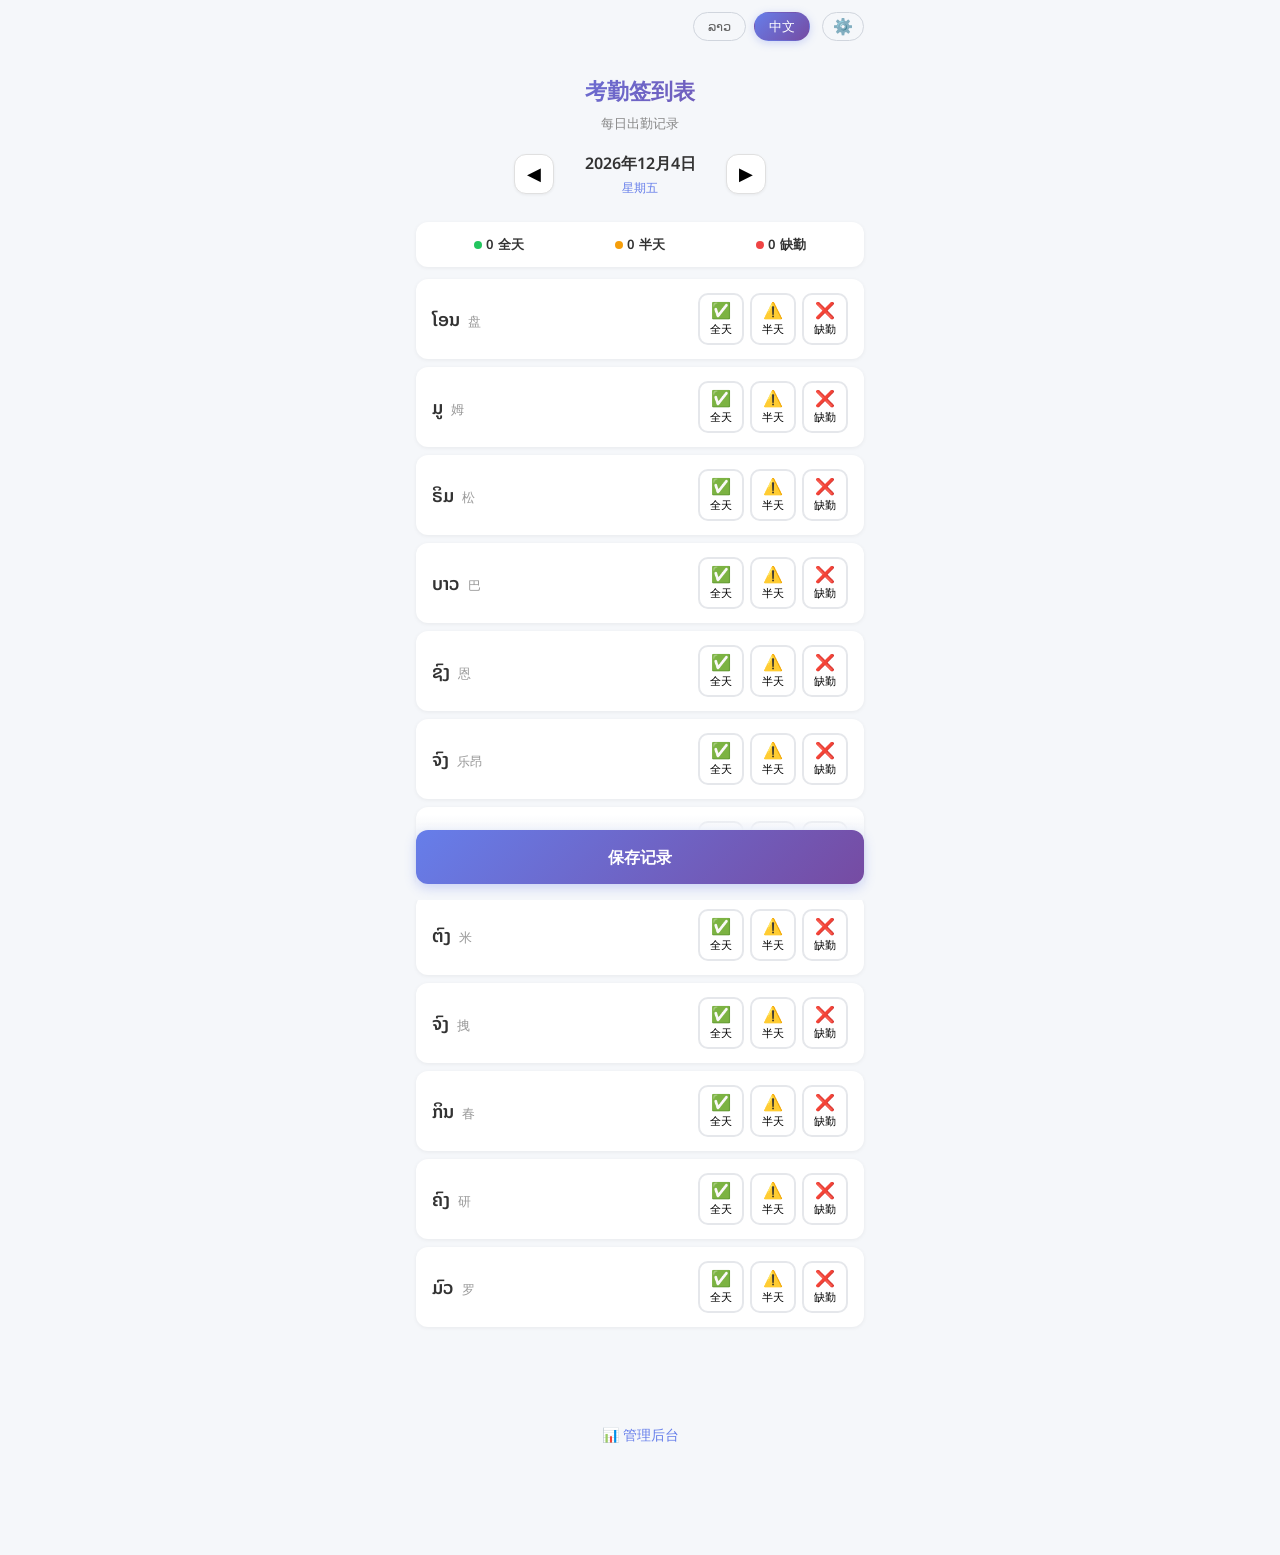
<file: index.html>
<!DOCTYPE html>
<html lang="lo">
<head>
    <meta charset="UTF-8">
    <meta name="viewport" content="width=device-width, initial-scale=1.0">
    <title>ລະບົບການເຊັກອິນ</title>
    <link rel="preconnect" href="https://fonts.googleapis.com">
    <link rel="preconnect" href="https://fonts.gstatic.com" crossorigin>
    <link href="https://fonts.googleapis.com/css2?family=Noto+Sans+Lao:wght@400;600;700&display=swap" rel="stylesheet">
    <link rel="stylesheet" href="style.css">
</head>
<body>
    <div class="app">
        <div class="lang-bar">
            <button class="lang-btn active" data-lang="lo" onclick="setLang('lo')">ລາວ</button>
            <button class="lang-btn" data-lang="zh" onclick="setLang('zh')">中文</button>
            <button class="token-btn" onclick="showTokenModal()">⚙️</button>
        </div>
        <div class="header">
            <h1 id="page-title">ບັນຊາການເຊັກອິນ</h1>
            <p id="page-sub">ລາຍງານການເຂົ້າວຽກລາຍວັນ</p>
            <div class="date-nav">
                <button class="nav-btn" onclick="changeDate(-1)">◀</button>
                <div class="date-info">
                    <div class="date-display" id="current-date"></div>
                    <div class="day-display" id="current-day"></div>
                </div>
                <button class="nav-btn" onclick="changeDate(1)">▶</button>
            </div>
        </div>
        <div class="summary-bar" id="summary-bar">
            <span class="s-item"><span class="s-dot full"></span><span id="s-full">0</span> <span id="s-full-label">ມື້ເຕັມ</span></span>
            <span class="s-item"><span class="s-dot half"></span><span id="s-half">0</span> <span id="s-half-label">ມື້ຄ້າງ</span></span>
            <span class="s-item"><span class="s-dot absent"></span><span id="s-absent">0</span> <span id="s-absent-label">ບໍ່ມາ</span></span>
        </div>
        <div class="worker-list" id="worker-list"></div>
        <div class="save-bar">
            <button class="save-btn" id="save-btn" onclick="saveRecord()">
                <span id="save-label">ບັນທຶກ</span>
            </button>
        </div>
        <div class="admin-link"><a href="admin.html" id="admin-link-text">📊 ແຜງຄວບຄຸມ</a></div>
    </div>
    <script src="config.js"></script>
    <script src="app.js"></script>
</body>
</html>
</file>
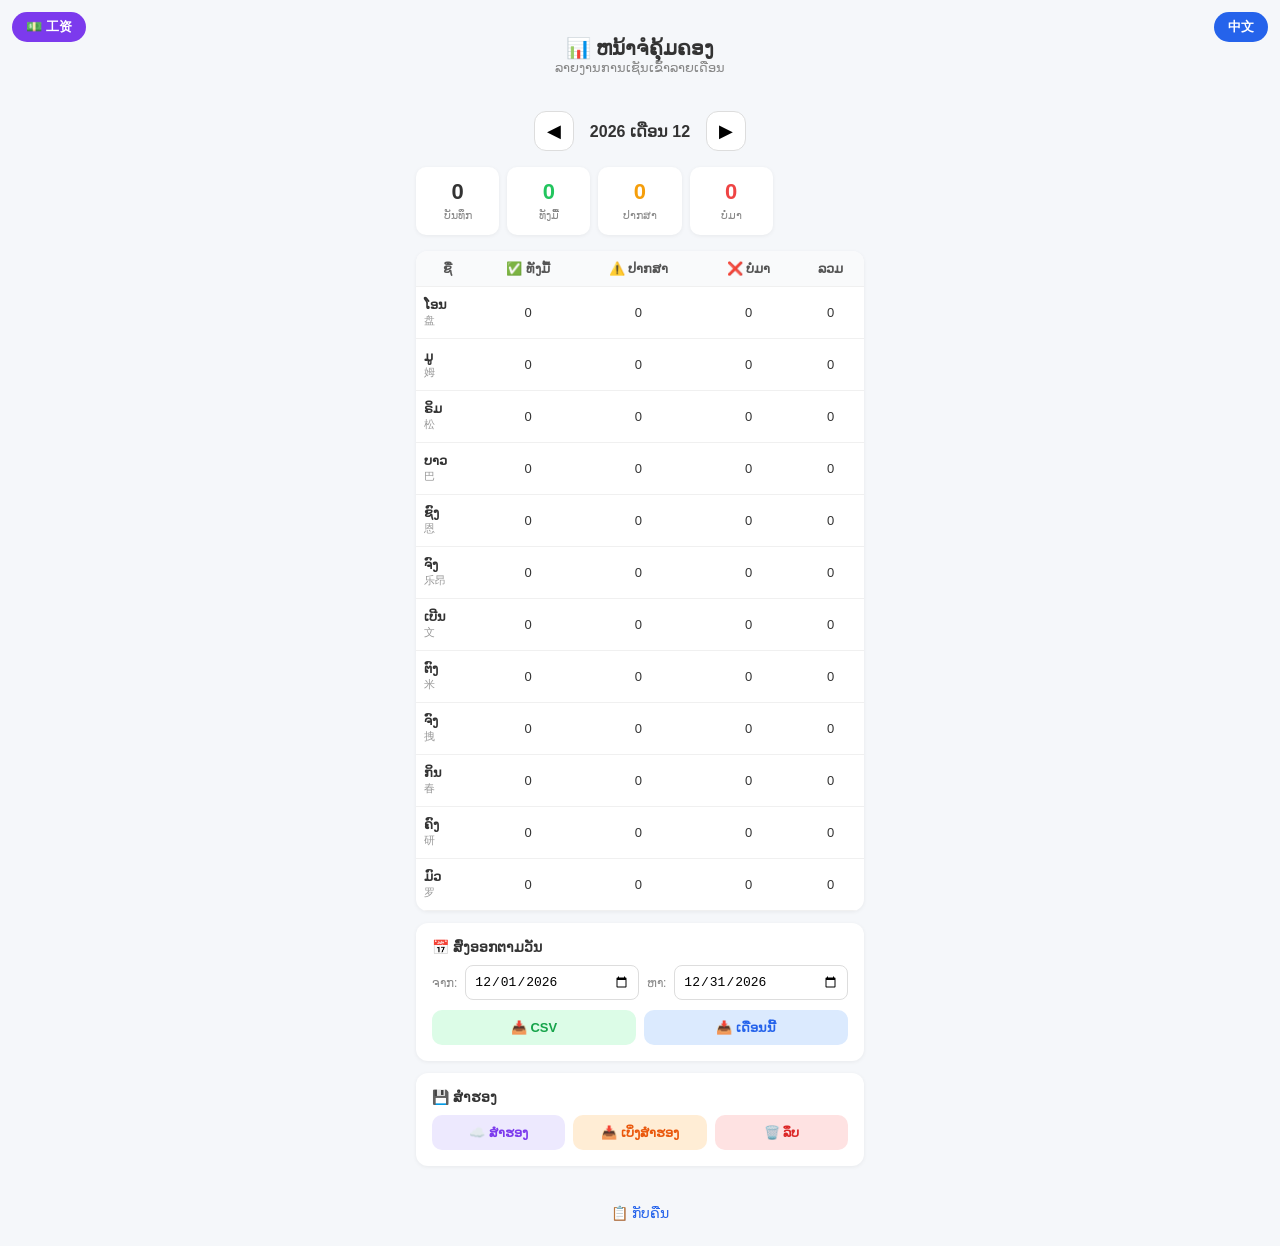
<file: admin-v2.html>
<!DOCTYPE html>
<html lang="lo">
<head>
<meta charset="UTF-8">
<meta name="viewport" content="width=device-width, initial-scale=1.0">
<title>ຫນ້າຈໍຄຸ້ມຄອງ</title>
<style>
*{box-sizing:border-box;margin:0;padding:0}
body{font-family:sans-serif;background:#f5f7fa;color:#333;max-width:480px;margin:0 auto;padding:16px}
.hdr{text-align:center;padding:20px 0}
.hdr h1{font-size:20px}
.hdr p{font-size:13px;color:#888}
.lang{position:fixed;top:12px;right:12px;background:#2563eb;color:white;border:none;border-radius:20px;padding:6px 14px;font-size:13px;font-weight:600;cursor:pointer;z-index:99}
.sal{position:fixed;top:12px;left:12px;background:#7c3aed;color:white;border:none;border-radius:20px;padding:6px 14px;font-size:13px;font-weight:600;cursor:pointer;z-index:99}
.mnav{display:flex;align-items:center;justify-content:center;gap:16px;margin:16px 0}
.mnav button{background:white;border:1px solid #ddd;border-radius:12px;width:40px;height:40px;font-size:18px;cursor:pointer}
.mnav b{font-size:16px;min-width:100px;text-align:center}
.mstats{display:grid;grid-template-columns:repeat(5,1fr);gap:8px;margin-bottom:16px}
.ms{background:white;border-radius:10px;padding:12px 6px;text-align:center;box-shadow:0 1px 4px rgba(0,0,0,.06)}
.ms b{display:block;font-size:22px}
.ms small{font-size:11px;color:#888}
.ms.f b{color:#22c55e}
.ms.h b{color:#f59e0b}
.ms.a b{color:#ef4444}
.ms.n b{color:#94a3b8}
table{width:100%;border-collapse:collapse;background:white;border-radius:12px;overflow:hidden;box-shadow:0 1px 4px rgba(0,0,0,.06)}
th,td{padding:10px 8px;text-align:center;font-size:13px;border-bottom:1px solid #f0f0f0}
th{background:#f9fafb;font-weight:600;color:#555}
.nm{text-align:left;font-weight:600}
.nm small{font-weight:400;color:#999}
.panel{background:white;border-radius:12px;padding:16px;margin:12px 0;box-shadow:0 1px 4px rgba(0,0,0,.06)}
.panel h3{font-size:14px;margin-bottom:10px}
.datepick{display:flex;gap:8px;align-items:center;margin-bottom:10px}
.datepick label{font-size:12px;color:#888;white-space:nowrap}
.datepick input[type=date]{flex:1;padding:8px;border:1px solid #ddd;border-radius:8px;font-size:13px}
.btn-row{display:flex;gap:8px;flex-wrap:wrap}
.abtn{flex:1;min-width:0;padding:10px 8px;border:none;border-radius:10px;font-size:13px;font-weight:600;cursor:pointer;font-family:sans-serif;white-space:nowrap}
.abtn.green{background:#dcfce7;color:#16a34a}
.abtn.blue{background:#dbeafe;color:#2563eb}
.abtn.purple{background:#ede9fe;color:#7c3aed}
.abtn.orange{background:#ffedd5;color:#ea580c}
.abtn.red{background:#fee2e2;color:#dc2626}
.abtn.cyan{background:#cffafe;color:#0891b2}
.blist{margin-top:10px;max-height:250px;overflow-y:auto}
.bitem{display:flex;align-items:center;justify-content:space-between;padding:8px 10px;background:#f9fafb;border-radius:8px;margin-bottom:4px;font-size:12px}
.bitem span{flex:1;overflow:hidden;text-overflow:ellipsis;white-space:nowrap}
.bitem button{padding:4px 10px;border:none;border-radius:6px;font-size:11px;font-weight:600;cursor:pointer;white-space:nowrap}
.bitem .rb{background:#dcfce7;color:#16a34a}
.sts{text-align:center;font-size:12px;color:#888;margin-top:8px;min-height:18px}
.blk{text-align:center;padding:8px 0}
.blk a{color:#2563eb;text-decoration:none;font-size:14px}
.spinner{display:inline-block;width:12px;height:12px;border:2px solid #ddd;border-top-color:#2563eb;border-radius:50%;animation:spin .6s linear infinite;vertical-align:middle;margin-right:6px}
@keyframes spin{to{transform:rotate(360deg)}}
</style>
</head>
<body>
<button class="sal" onclick="location.href='salary.html'">💵 工资</button>
<button class="lang" id="LB" onclick="toggleLang()">中文</button>
<div class="hdr"><h1 id="HT"></h1><p id="HP"></p></div>
<div class="mnav"><button onclick="cm(-1)">◀</button><b id="ML"></b><button onclick="cm(1)">▶</button></div>
<div class="mstats" id="MS"></div>
<table><thead><tr id="TH"></tr></thead><tbody id="TB"></tbody></table>
<div class="panel">
<h3 id="P1T"></h3>
<div class="datepick">
<label id="LBL1"></label><input type="date" id="D1">
<label id="LBL2"></label><input type="date" id="D2">
</div>
<div class="btn-row">
<button class="abtn green" id="BEXP" onclick="expRange()"></button>
<button class="abtn blue" id="BMON" onclick="expMonth()"></button>
</div>
</div>
<div class="panel">
<h3 id="P2T"></h3>
<div class="btn-row">
<button class="abtn purple" id="BBKP" onclick="backupGitHub()"></button>
<button class="abtn orange" id="BLIST" onclick="listBackups()"></button>
<button class="abtn red" id="BCLR" onclick="clrData()"></button>
</div>
<div class="blist" id="BLISTBOX" style="display:none"></div>
</div>
<div class="sts" id="ST"></div>
<div class="blk"><a href="v2.html" id="BLNK"></a></div>
<script>
var REPO='guocheng1378/attendance-tracker',API='https://api.github.com/repos/'+REPO,RAW='https://raw.githubusercontent.com/'+REPO+'/main/';
var E=[{id:1,n:'ໂອນ',z:'盘'},{id:2,n:'ມູ',z:'姆'},{id:3,n:'ຣິມ',z:'松'},{id:4,n:'ບາວ',z:'巴'},{id:5,n:'ຊົງ',z:'恩'},{id:6,n:'ຈົງ',z:'乐昂'},{id:7,n:'ເບີນ',z:'文'},{id:8,n:'ຕົງ',z:'米'},{id:9,n:'ຈົງ',z:'拽'},{id:10,n:'ກິນ',z:'春'},{id:11,n:'ຄົງ',z:'研'},{id:12,n:'ມົວ',z:'罗'}];
var y,m,AR=[],lang='lo',allData=[],ghToken='';
var TXT={
lo:{title:'📊 ຫນ້າຈໍຄຸ້ມຄອງ',sub:'ລາຍງານການເຊັນເຂົ້າລາຍເດືອນ',records:'ບັນທຶກ',full:'ທັງມື້',half:'ປາກສາ',abs:'ບໍ່ມາ',unrecorded:'ບໍ່ໄດ້ລົງທະບຽນ',colName:'ຊື່',colTotal:'ລວມ',langBtn:'中文',mo:'ເດືອນ',backBtn:'📋 ກັບຄືນ',
c1:'ວັນທີ່',c2:'ຊື່',c3:'ຊື່ຈີນ',c4:'ສະຖານະ',
title1:'📅 ສົ່ງອອກຕາມວັນ',lbl1:'ຈາກ:',lbl2:'ຫາ:',btnExport:'📥 CSV',btnMonth:'📥 ເດືອນນີ້',
title2:'💾 ສຳຮອງ',btnBackup:'☁️ ສຳຮອງ',btnList:'📥 ເບິ່ງສຳຮອງ',btnClear:'🗑️ ລຶບ',
loading:'<span class="spinner"></span>...',ok:'✅ ສຳເລັດ',err:'❌ ມີຂໍ້ຜິດພາດ',confirmClr:'ລຶບທັງໝົດ?',restore:'ກູ້ຄືນ',noBk:'ບໍ່ມີສຳຮອງ',confirmR:'ກູ້ຄືນສຳຮອງ?',
noData:'ບໍ່ມີຂໍ້ມູນ',needToken:'ກະລຸນາໃສ່ Token ກ່ອນ'},
zh:{title:'📊 管理后台',sub:'月度考勤汇总',records:'记录',full:'全天',half:'半天',abs:'缺勤',unrecorded:'未登记',colName:'姓名',colTotal:'共',langBtn:'LOA',mo:'月',backBtn:'📋 返回',
c1:'日期',c2:'姓名',c3:'中文名',c4:'状态',
title1:'📅 按时间导出',lbl1:'从:',lbl2:'到:',btnExport:'📥 导出CSV',btnMonth:'📥 导出本月',
title2:'💾 备份管理',btnBackup:'☁️ 备份到GitHub',btnList:'📥 查看备份',btnClear:'🗑️ 清空',
loading:'<span class="spinner"></span>...',ok:'✅ 完成',err:'❌ 出错',confirmClr:'清空所有数据？',restore:'恢复',noBk:'暂无备份',confirmR:'恢复这个备份？',
noData:'暂无数据',needToken:'请先输入Token'}
};
function toggleLang(){lang=(lang==='lo')?'zh':'lo';localStorage.setItem('att_lang',lang);ui();render();}
function ui(){var t=TXT[lang];document.title=t.title;
document.getElementById('LB').textContent=t.langBtn;
document.getElementById('HT').textContent=t.title;document.getElementById('HP').textContent=t.sub;
document.getElementById('BLNK').textContent=t.backBtn;
document.getElementById('P1T').textContent=t.title1;document.getElementById('LBL1').textContent=t.lbl1;document.getElementById('LBL2').textContent=t.lbl2;
document.getElementById('BEXP').textContent=t.btnExport;document.getElementById('BMON').textContent=t.btnMonth;
document.getElementById('P2T').textContent=t.title2;document.getElementById('BBKP').textContent=t.btnBackup;
document.getElementById('BLIST').textContent=t.btnList;document.getElementById('BCLR').textContent=t.btnClear;}
function init(){var d=new Date();y=d.getFullYear();m=d.getMonth();var dd=new Date(y,m,1);var de=new Date(y,m+1,0);
document.getElementById('D1').value=fmt(dd);document.getElementById('D2').value=fmt(de);ghToken=localStorage.getItem('att_gh_token')||'';}
function fmt(d){return d.getFullYear()+'-'+String(d.getMonth()+1).padStart(2,'0')+'-'+String(d.getDate()).padStart(2,'0');}
function cm(d){m+=d;if(m>11){m=0;y++;}if(m<0){m=11;y--;}var dd=new Date(y,m,1);var de=new Date(y,m+1,0);
document.getElementById('D1').value=fmt(dd);document.getElementById('D2').value=fmt(de);render();}
// 未选择=缺勤(a)；worker id 不在 E 里不再静默丢弃，而是归入 "#<id>" 小结。
function render(){var t=TXT[lang];document.getElementById('ML').textContent=y+' '+t.mo+' '+(m+1);
var src=allData.length>0?allData:[];
if(src.length===0){try{src=JSON.parse(localStorage.getItem('att2'));}catch(e){}if(!src)src=[];}
var ym=y+'-'+String(m+1).padStart(2,'0');
AR=src.filter(function(x){return x.d>=ym+'-01'&&x.d<=ym+'-31';});
var ws={};E.forEach(function(e){ws[e.id]={n:e.n,z:e.z,f:0,h:0,a:0};});
AR.forEach(function(r){if(!r.w)return;if(!ws[r.w])ws[r.w]={n:'#'+r.w,z:'?',f:0,h:0,a:0};
if(r.s==='f')ws[r.w].f++;else if(r.s==='h')ws[r.w].h++;else if(r.s==='a')ws[r.w].a++;});
var tf=0,th=0,ta=0;Object.keys(ws).forEach(function(k){tf+=ws[k].f;th+=ws[k].h;ta+=ws[k].a;});
document.getElementById('MS').innerHTML='<div class="ms"><b>'+AR.length+'</b><small>'+t.records+'</small></div><div class="ms f"><b>'+tf+'</b><small>'+t.full+'</small></div><div class="ms h"><b>'+th+'</b><small>'+t.half+'</small></div><div class="ms a"><b>'+ta+'</b><small>'+t.abs+'</small></div>';
document.getElementById('TH').innerHTML='<th>'+t.colName+'</th><th>✅ '+t.full+'</th><th>⚠️ '+t.half+'</th><th>❌ '+t.abs+'</th><th>'+t.colTotal+'</th>';
var tb='';Object.keys(ws).forEach(function(k){var w=ws[k];var tt=w.f*1+w.h*0.5;tb+='<tr><td class="nm">'+w.n+'<br><small>'+w.z+'</small></td><td>'+w.f+'</td><td>'+w.h+'</td><td>'+w.a+'</td><td>'+tt+'</td></tr>';});
document.getElementById('TB').innerHTML=tb;}
function getSrc(){var s=allData.length>0?allData:[];if(s.length===0){try{s=JSON.parse(localStorage.getItem('att2'));}catch(e){}if(!s)s=[];}return s;}
function expRange(){var t=TXT[lang];var d1=document.getElementById('D1').value;var d2=document.getElementById('D2').value;if(!d1||!d2)return;
var s=getSrc().filter(function(x){return x.d>=d1&&x.d<=d2;});dlCSV(s,'attendance_'+d1+'_'+d2+'.csv',t);}
function expMonth(){var t=TXT[lang];var ym=y+'-'+String(m+1).padStart(2,'0');
var s=getSrc().filter(function(x){return x.d>=ym+'-01'&&x.d<=ym+'-31';});dlCSV(s,'attendance_'+ym+'.csv',t);}
// Fix #7: CSV 字段转义 + 本地化表头 + 无数据提示本地化。
function q(v){v=String(v==null?'':v);return '"'+v.replace(/"/g,'""')+'"';}
function dlCSV(data,name,t){if(data.length===0){alert(TXT[lang].noData);return;}
var sm={f:t.full,h:t.half,a:t.abs,n:t.unrecorded};
var csv='\uFEFF'+[q(t.c1),q(t.c2),q(t.c3),q(t.c4)].join(',')+'\n';
data.forEach(function(r){csv+=[q(r.d),q(r.n),q(r.z),q(sm[r.s]||'')].join(',')+'\n';});
var b=new Blob([csv],{type:'text/csv;charset=utf-8'});var a=document.createElement('a');a.href=URL.createObjectURL(b);a.download=name;a.click();}
// Fix #2/#4/#6: Bearer 鉴权、备份先查 sha、文件名到秒、按状态码提示错误。
function authHead(){return {'Authorization':'Bearer '+ghToken,'Content-Type':'application/json'};}
function apiErr(s){var t=TXT[lang];if(s===401)return t.err+' (401: Token 无效或权限不足)';if(s===403)return t.err+' (403: 无权限或已限流)';if(s===404)return t.err+' (404: 文件或目录不存在)';if(s===422)return t.err+' (422: 覆盖未提供 sha)';return t.err+' ('+s+')';}
function bkName(){var d=new Date();
return 'attendance-'+d.getFullYear()+'-'+String(d.getMonth()+1).padStart(2,'0')+'-'+String(d.getDate()).padStart(2,'0')+'_'+String(d.getHours()).padStart(2,'0')+String(d.getMinutes()).padStart(2,'0')+String(d.getSeconds()).padStart(2,'0')+'.json';}
function putContent(fn,contentJson){
var body={message:'backup '+fn,content:btoa(unescape(encodeURIComponent(contentJson)))};
return fetch(API+'/contents/backup/'+fn,{headers:{'Authorization':'Bearer '+ghToken}})
.then(function(r){if(r.ok)return r.json();if(r.status===404)return null;throw r.status;})
.then(function(ex){if(ex&&ex.sha)body.sha=ex.sha;
return fetch(API+'/contents/backup/'+fn,{method:'PUT',headers:authHead(),body:JSON.stringify(body)});})
.then(function(r){if(!r.ok)throw r.status;return r.json();});}
function backupGitHub(){if(!ghToken){alert(TXT[lang].needToken);return;}
var t=TXT[lang],st=document.getElementById('ST');st.innerHTML=t.loading;
var data=getSrc();if(data.length===0){alert(TXT[lang].noData);st.innerHTML='';return;}
putContent(bkName(),JSON.stringify(data,null,2))
.then(function(){st.innerHTML='✅ '+t.ok;setTimeout(function(){st.innerHTML='';},3000);})
.catch(function(e){st.innerHTML=apiErr(e);});}
function listBackups(){if(!ghToken){alert(TXT[lang].needToken);return;}
var t=TXT[lang],st=document.getElementById('ST'),box=document.getElementById('BLISTBOX');
st.innerHTML=t.loading;box.innerHTML='';box.style.display='none';
fetch(API+'/contents/backup',{headers:{'Authorization':'Bearer '+ghToken}})
.then(function(r){if(!r.ok)throw r.status;return r.json();}).then(function(files){
var jsons=files.filter(function(f){return f.name.endsWith('.json');}).sort().reverse();
if(jsons.length===0){box.innerHTML='<div style="padding:8px;text-align:center;color:#888;font-size:12px">'+t.noBk+'</div>';box.style.display='block';st.innerHTML='';return;}
var html='';jsons.forEach(function(f){var d=f.name.replace('attendance-','').replace('.json','');
html+='<div class="bitem"><span>📅 '+d+'</span><button class="rb" onclick="restoreBackup(\''+f.name+'\')">'+t.restore+'</button></div>';});
box.innerHTML=html;box.style.display='block';st.innerHTML='';})
.catch(function(e){st.innerHTML=apiErr(e);});}
function restoreBackup(name){if(!confirm(TXT[lang].confirmR))return;
var t=TXT[lang],st=document.getElementById('ST');st.innerHTML=t.loading;
fetch(RAW+'backup/'+name+'?t='+Date.now())
.then(function(r){if(!r.ok)throw r.status;return r.json();}).then(function(data){
localStorage.setItem('att2',JSON.stringify(data));allData=data;render();
st.innerHTML='✅ '+data.length+' '+t.ok;setTimeout(function(){st.innerHTML='';},3000);})
.catch(function(e){st.innerHTML=apiErr(e);});}
function clrData(){if(!confirm(TXT[lang].confirmClr))return;
localStorage.removeItem('att2');allData=[];render();document.getElementById('ST').textContent=TXT[lang].ok;}
init();ui();render();
</script>
</body>
</html>
</file>
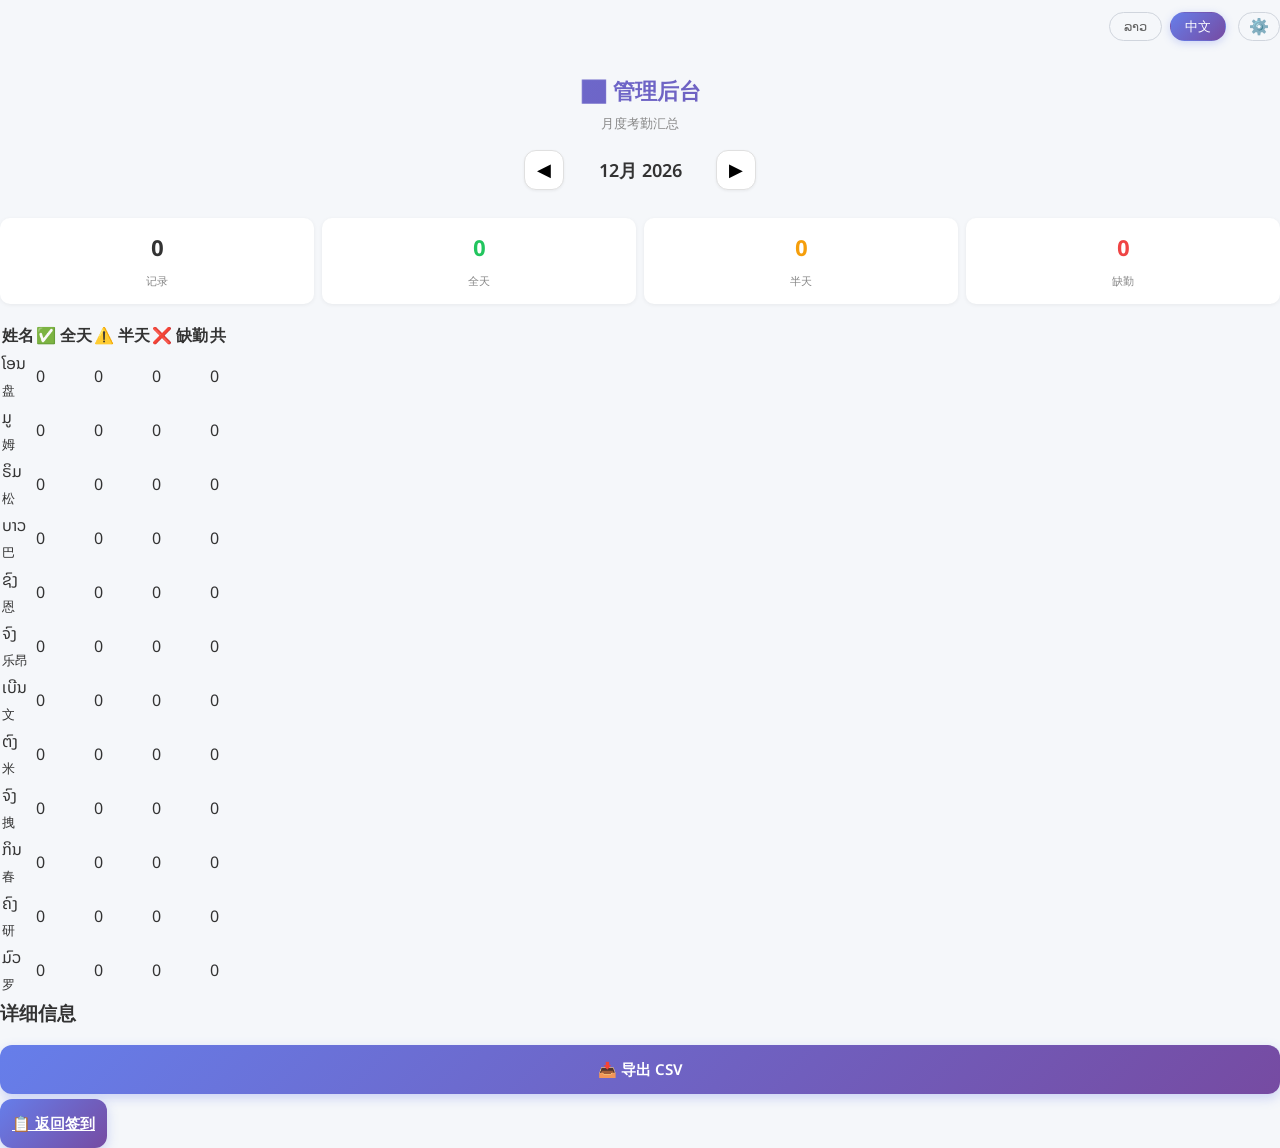
<file: admin.html>
<!DOCTYPE html>
<html lang="lo">
<head>
    <meta charset="UTF-8">
    <meta name="viewport" content="width=device-width, initial-scale=1.0">
    <title>ແຜງຄວບຄຸມ</title>
    <link rel="preconnect" href="https://fonts.googleapis.com">
    <link rel="preconnect" href="https://fonts.gstatic.com" crossorigin>
    <link href="https://fonts.googleapis.com/css2?family=Noto+Sans+Lao:wght@400;600;700&display=swap" rel="stylesheet">
    <link rel="stylesheet" href="style.css">
</head>
<body>
    <div class="admin">
        <div class="lang-bar">
            <button class="lang-btn active" data-lang="lo" onclick="setLang('lo')">ລາວ</button>
            <button class="lang-btn" data-lang="zh" onclick="setLang('zh')">中文</button>
            <button class="token-btn" onclick="showTokenModal()">⚙️</button>
        </div>
        <div class="admin-header">
            <h1 id="admin-title">📊 ແຜງຄວບຄຸມ</h1>
            <p id="admin-sub">ສະຫຼຸບການເຊັກອິນລາຍເດືອນ</p>
            <div class="month-nav">
                <button class="nav-btn" onclick="changeMonth(-1)">◀</button>
                <div class="month-label" id="month-label"></div>
                <button class="nav-btn" onclick="changeMonth(1)">▶</button>
            </div>
        </div>
        <div class="month-stats" id="month-stats"></div>
        <div class="summary-table-wrap">
            <table class="summary-table" id="summary-table">
                <thead><tr id="table-head"></tr></thead>
                <tbody id="table-body"></tbody>
            </table>
        </div>
        <div class="day-detail" id="day-detail">
            <h3 id="detail-title">ລາຍລະອຽດ</h3>
            <div id="detail-body"></div>
        </div>
        <div class="export-bar">
            <button class="export-btn" onclick="exportCSV()">📥 ສົ່ງອອກ CSV</button>
            <a href="index.html" class="export-btn secondary" id="back-link">📋 ກັບໄປເຊັກອິນ</a>
        </div>
    </div>
    <script src="config.js"></script>
    <script src="admin.js"></script>
</body>
</html>
</file>
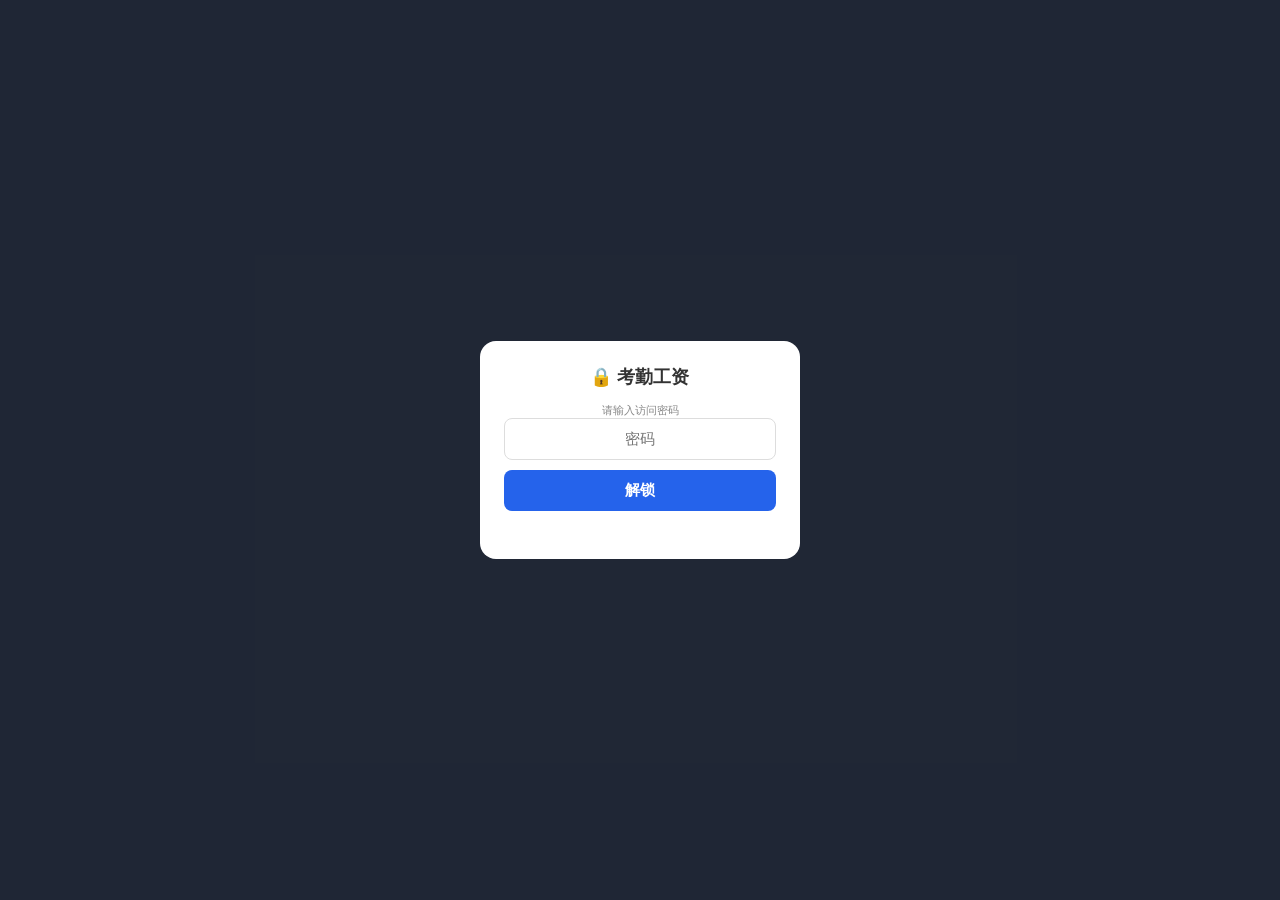
<file: salary.html>
<!DOCTYPE html>
<html lang="zh">
<head>
<meta charset="UTF-8">
<meta name="viewport" content="width=device-width, initial-scale=1.0">
<title>考勤工资核算</title>
<style>
*{box-sizing:border-box;margin:0;padding:0}
body{font-family:sans-serif;background:#f5f7fa;color:#333;max-width:480px;margin:0 auto;padding:16px}
.hdr{text-align:center;padding:16px 0}
.hdr h1{font-size:20px}
.hdr p{font-size:13px;color:#888}
.hint{display:flex;justify-content:space-between;align-items:center;background:white;border-radius:12px;padding:10px 12px;margin:10px 0;box-shadow:0 1px 4px rgba(0,0,0,.06);font-size:12px}
.hint b{color:#2563eb}
.mnav{display:flex;align-items:center;justify-content:center;gap:16px;margin:8px 0}
.mnav button{background:white;border:1px solid #ddd;border-radius:12px;width:40px;height:40px;font-size:18px;cursor:pointer}
.mnav b{font-size:16px;min-width:110px;text-align:center;color:#2563eb}
.today{background:#eff6ff;border:1px solid #dbeafe;border-radius:12px;padding:12px 14px;margin:10px 0;font-size:13px;box-shadow:0 1px 4px rgba(0,0,0,.04)}
.today b{font-size:18px;color:#2563eb}
.xbtn{display:block;width:100%;padding:10px;margin:6px 0 10px;background:#2563eb;color:white;border:none;border-radius:10px;font-size:14px;font-weight:600;cursor:pointer;font-family:sans-serif}
.panel{background:white;border-radius:12px;padding:14px;margin:10px 0;box-shadow:0 1px 4px rgba(0,0,0,.06)}
.panel h3{font-size:14px;margin-bottom:10px}
.adv-form{display:grid;grid-template-columns:1fr 1fr;gap:8px;margin-bottom:10px}
.adv-form select,.adv-form input{padding:8px;border:1px solid #ddd;border-radius:8px;font-size:13px}
.adv-form .full{grid-column:1/3;padding:10px;background:#7c3aed;color:white;border:none;border-radius:10px;font-size:14px;font-weight:600;cursor:pointer}
.alist{max-height:180px;overflow-y:auto;border-top:1px solid #f0f0f0;padding-top:8px}
.aitem{display:flex;align-items:center;justify-content:space-between;padding:6px 8px;background:#f9fafb;border-radius:8px;margin-bottom:4px;font-size:12px}
.aitem span{flex:1;overflow:hidden;text-overflow:ellipsis;white-space:nowrap}
.aitem button{padding:3px 8px;border:none;border-radius:6px;font-size:11px;cursor:pointer;background:#fee2e2;color:#dc2626}
.backup .tip{font-size:11px;color:#888;margin-bottom:8px}
.backup input{width:100%;padding:8px;border:1px solid #ddd;border-radius:8px;font-size:13px;font-family:monospace;margin-bottom:8px}
.backup .btn-row{display:flex;gap:8px}
.backup .btn-row button{flex:1;padding:9px;border:none;border-radius:8px;font-size:12px;font-weight:600;cursor:pointer}
.backup .b1{background:#dbeafe;color:#2563eb}.backup .b2{background:#dcfce7;color:#16a34a}.backup .b3{background:#ede9fe;color:#7c3aed}
.sts{text-align:center;font-size:12px;color:#888;margin-top:8px;min-height:18px}
table{width:100%;border-collapse:collapse;background:white;border-radius:12px;overflow:hidden;box-shadow:0 1px 4px rgba(0,0,0,.06)}
th,td{padding:9px 5px;text-align:center;font-size:12px;border-bottom:1px solid #f0f0f0}
th{background:#f9fafb;font-weight:600;color:#555}
.nm{text-align:left;font-weight:600}
.nm small{font-weight:400;color:#999}
.tot{font-weight:700;background:#f8fafc}
.rule{margin-top:10px;font-size:11px;color:#888;background:white;border-radius:10px;padding:10px 12px;box-shadow:0 1px 4px rgba(0,0,0,.04)}
.ref{margin-top:10px;font-size:11px;color:#888;text-align:center}
.ref a{color:#2563eb;text-decoration:none}
#lock{position:fixed;inset:0;background:#111827ee;z-index:9999;display:flex;align-items:center;justify-content:center}
.lockbox{background:white;border-radius:16px;padding:24px;width:calc(100% - 48px);max-width:320px;text-align:center}
.lockbox h2{font-size:18px;margin-bottom:14px}
.lockbox input{width:100%;padding:11px;border:1px solid #ddd;border-radius:8px;font-size:15px;margin-bottom:10px;font-family:monospace;text-align:center}
.lockbox button{width:100%;padding:11px;background:#2563eb;color:white;border:none;border-radius:8px;font-size:15px;font-weight:600;cursor:pointer}
.lockbox .err{color:#dc2626;font-size:12px;margin-top:8px;min-height:16px}
.lockbox .tip{font-size:11px;color:#888;margin-top:8px}
</style>
</head>
<body>
<div id="lock"><div class="lockbox">
<h2>🔒 考勤工资</h2>
<div class="tip">请输入访问密码</div>
<input id="PW" type="password" placeholder="密码">
<button onclick="tryUnlock()">解锁</button>
<div class="err" id="LOCKERR"></div>
</div></div>
<div id="app" style="display:none">
<div class="hdr"><h1>💵 考勤工资核算</h1><p id="SUB"></p></div>
<div class="mnav"><button onclick="mnav(-1)">◀</button><b id="MNAV"></b><button onclick="mnav(1)">▶</button></div>
<div class="hint"><span>应出勤天数</span><b id="DEN"></b><span>记录天数</span><b id="REC"></b></div>
<div class="today" id="TODAY"></div>

<div class="panel">
<h3>💰 <span id="ADVT">本月</span>预支记录（提前借钱）</h3>
<div class="adv-form">
<select id="AW"></select>
<input id="AA" type="number" min="0" step="1000" placeholder="金额（如 500000）">
<input id="AD" type="date">
<button class="full" onclick="addAdv()">➕ 记录预支</button>
</div>
<div class="alist" id="AL"></div>
</div>

<div class="panel backup">
<h3>☁️ 备份 / 恢复预支到 GitHub</h3>
<div class="tip">Token 用 v2 签到页同一个（存于 att_gh_token）；仅仓库读写的 fine-grained token 即可。</div>
<input id="TI" type="password" placeholder="github_pat_xxx...">
<div class="btn-row">
<button class="b1" onclick="saveTok()">保存 Token</button>
<button class="b2" onclick="backupAdv()">☁️ 备份预支</button>
<button class="b3" onclick="restoreAdv()">📥 读取预支</button>
</div>
<div class="sts" id="ST"></div>
</div>

<button class="xbtn" onclick="exportCSV()">📥 导出本月工资 CSV</button>
<table><thead><tr id="TH"></tr></thead><tbody id="TB"></tbody></table>
<div class="rule" id="RULE"></div>
<div class="ref"><a href="v2.html">去签到</a> · <a href="admin-v2.html">管理后台</a></div>
<script>
var SAL_PW='admin123456';
function tryUnlock(){if(document.getElementById('PW').value===SAL_PW){sessionStorage.setItem('sal_ok','1');document.getElementById('lock').style.display='none';document.getElementById('app').style.display='block';}else{document.getElementById('LOCKERR').textContent='密码错误';}}
(function(){if(sessionStorage.getItem('sal_ok')==='1'){var l=document.getElementById('lock');if(l)l.style.display='none';var a=document.getElementById('app');if(a)a.style.display='block';}})();
var REPO='guocheng1378/attendance-tracker',API='https://api.github.com/repos/'+REPO+'/contents/backup',CONT='https://api.github.com/repos/'+REPO+'/contents/',RAW='https://raw.githubusercontent.com/'+REPO+'/main/';
var E=[{w:1,z:'盘',n:'ໂອນ'},{w:2,z:'姆',n:'ມູ'},{w:3,z:'松',n:'ຣິມ'},{w:4,z:'巴',n:'ບາວ'},{w:5,z:'恩',n:'ຊົງ'},{w:6,z:'乐昂',n:'ຈົງ'},{w:7,z:'文',n:'ເບີນ'},{w:8,z:'米',n:'ຕົງ'},{w:9,z:'拽',n:'ຈົງ'},{w:10,z:'春',n:'ກິນ'},{w:11,z:'研',n:'ຄົງ'},{w:12,z:'罗',n:'ມົວ'}];
// id -> [总工资, 奖金]；眼=研(id11)
var PAY={1:[4500000,0],2:[4000000,500000],3:[4000000,0],4:[4000000,0],5:[4000000,0],6:[4000000,0],7:[4000000,0],8:[4000000,0],9:[4500000,500000],10:[4500000,500000],11:[4000000,300000],12:[4000000,0]};
var ADVKEY='att_advance',ADV_FILE='data/advance.json';
var data=[],viewYM='',ghToken='';
function loadLocal(){try{var s=JSON.parse(localStorage.getItem('att2')||'[]');if(s.length)return s;}catch(e){}return null;}
function latestBackup(cb){fetch(API).then(function(r){return r.json();}).then(function(files){
  var jsons=(files||[]).filter(function(f){return f.name&&f.name.endsWith('.json');});
  if(!jsons.length){cb(null);return;}
  jsons.sort(function(a,b){return a.name<b.name?-1:1;});
  var latest=jsons[jsons.length-1].name;
  fetch(RAW+'backup/'+latest).then(function(r){if(!r.ok)throw 0;return r.json();}).then(function(j){cb(j);}).catch(function(){cb(null);});
}).catch(function(){cb(null);});}
function daysInMonth(y,m){return new Date(y,m,0).getDate();} // m 1-based
function fmt(n){n=Math.round(n);return n.toLocaleString('en-US');}
function todayStr(){var d=new Date();return d.getFullYear()+'-'+String(d.getMonth()+1).padStart(2,'0')+'-'+String(d.getDate()).padStart(2,'0');}
function getAdv(){try{var a=JSON.parse(localStorage.getItem(ADVKEY)||'[]');return Array.isArray(a)?a:[];}catch(e){return [];}}
function saveAdv(a){localStorage.setItem(ADVKEY,JSON.stringify(a));}
function advFor(ym){var a=getAdv();var m={};E.forEach(function(e){m[e.w]=0;});a.forEach(function(x){if(x.d&&x.d.slice(0,7)===ym&&m[x.w]!=null)m[x.w]+=Number(x.amount)||0;});return m;}
function fillAvail(){var s=document.getElementById('AW');s.innerHTML='';E.forEach(function(e){var o=document.createElement('option');o.value=e.w;o.textContent=e.z+' '+e.n;s.appendChild(o);});}
function renderAdvList(){var box=document.getElementById('AL');
  var a=getAdv().filter(function(x){return x.d&&x.d.slice(0,7)===viewYM;}).sort(function(x,y){return x.d<y.d?-1:1;});
  document.getElementById('ADVT').textContent=viewYM?viewYM.slice(5,7)+'月':'本月';
  if(!a.length){box.innerHTML='<div style="padding:6px;color:#888;font-size:12px">'+viewYM+' 暂无预支记录</div>';return;}
  var html='';a.forEach(function(x){var e=E.filter(function(q){return q.w===x.w;})[0];var nm=e?e.z:'#'+x.w;
    html+='<div class="aitem"><span>'+x.d+' · '+nm+' · '+fmt(x.amount)+'</span><button onclick="delAdv(\''+x.id+'\')">删</button></div>';});
  box.innerHTML=html;}
function addAdv(){var w=+document.getElementById('AW').value;var amt=Number(document.getElementById('AA').value);
  var d=document.getElementById('AD').value||todayStr();
  if(!amt||amt<0){alert('请输入正确金额');return;}
  var a=getAdv();a.push({id:Date.now()+'_'+Math.random().toString(36).slice(2,6),d:d,w:w,amount:amt});saveAdv(a);
  document.getElementById('AA').value='';renderAdvList();build();}
function delAdv(id){var a=getAdv().filter(function(x){return String(x.id)!==String(id);});saveAdv(a);renderAdvList();build();}
function saveTok(){ghToken=document.getElementById('TI').value.trim();localStorage.setItem('att_gh_token',ghToken);}
function authHead(){return {'Authorization':'Bearer '+ghToken,'Content-Type':'application/json'};}
function apiErr(s){if(s===401)return '❌ Token 无效或权限不足 (401)';if(s===403)return '❌ 无权限或限流 (403)';if(s===404)return '❌ 文件不存在 (404)';return '❌ 出错 ('+s+')';}
function backupAdv(){if(!ghToken){alert('请先输入并保存 Token');return;}
  var st=document.getElementById('ST');st.textContent='备份中…';
  var content=btoa(unescape(encodeURIComponent(JSON.stringify(getAdv(),null,2))));
  var payload={message:'备份预支',content:content,branch:'main'};
  fetch(CONT+ADV_FILE,{headers:{'Authorization':'Bearer '+ghToken}}).then(function(r){if(r.ok)return r.json();if(r.status===404)return null;throw r.status;})
  .then(function(ex){if(ex&&ex.sha)payload.sha=ex.sha;return fetch(CONT+ADV_FILE,{method:'PUT',headers:authHead(),body:JSON.stringify(payload)});})
  .then(function(r){if(!r.ok)throw r.status;return r.json();})
  .then(function(){st.textContent='✅ 已备份到GitHub';setTimeout(function(){st.textContent='';},3000);})
  .catch(function(e){st.textContent=apiErr(e);});}
function restoreAdv(){if(!ghToken){alert('请先输入并保存 Token');return;}
  var st=document.getElementById('ST');st.textContent='读取中…';
  fetch(RAW+ADV_FILE).then(function(r){if(!r.ok)throw r.status;return r.json();}).then(function(j){
    var a=Array.isArray(j)?j:[];saveAdv(a);renderAdvList();build();
    st.textContent='✅ 已读取 '+a.length+' 条预支';setTimeout(function(){st.textContent='';},3000);})
  .catch(function(){st.textContent='❌ 读取失败或无备份';});}
function mnav(d){var p=viewYM.split('-');var y=+p[0],m=+p[1];m+=d;if(m>12){m=1;y++;}if(m<1){m=12;y--;}
  viewYM=y+'-'+String(m).padStart(2,'0');build();}
function build(){
  document.getElementById('MNAV').textContent=viewYM;
  var dates=[...new Set(data.map(function(r){return r.d;}))].sort();
  var last=dates[dates.length-1];
  var py=+viewYM.slice(0,4),pm=+viewYM.slice(5,7);var denom=daysInMonth(py,pm);
  var ws={};E.forEach(function(e){ws[e.w]={f:0,h:0,a:0};});
  var recDays=0;
  data.forEach(function(r){if(r.d.indexOf(viewYM)===0){recDays++;if(ws[r.w]){if(r.s==='f')ws[r.w].f++;else if(r.s==='h')ws[r.w].h++;else if(r.s==='a')ws[r.w].a++;}}});
  var adv=advFor(viewYM);
  var df=0,dh=0,da=0;if(last){var dr=data.filter(function(r){return r.d===last;});df=dr.filter(function(r){return r.s==='f';}).length;dh=dr.filter(function(r){return r.s==='h';}).length;da=dr.filter(function(r){return r.s==='a';}).length;}
  document.getElementById('DEN').textContent=denom+' 天';
  document.getElementById('REC').textContent=Math.round(recDays/12)+' 天';
  document.getElementById('TODAY').innerHTML=last?('最新记录日('+last+') 出勤：<b>'+(df+dh)+'</b> 人 · 全天 '+df+' · 半天 '+dh+' · 缺勤 '+da):'⚠️ 该月暂无考勤记录（仅显示预支）';
  document.getElementById('TH').innerHTML='<th>姓名</th><th>全天</th><th>半天</th><th>缺勤</th><th>折算</th><th>应发工资</th><th>应发奖金</th><th>预支</th><th>实发</th>';
  var tb='',sumS=0,sumB=0,sumA=0,sumN=0;
  E.forEach(function(e){var w=ws[e.w],p=PAY[e.w];var d=w.f+w.h*0.5;
    var sal=Math.round((p[0]/denom)*d);var bon=Math.round((p[1]/denom)*d);var ad=adv[e.w]||0;var net=sal+bon-ad;
    sumS+=sal;sumB+=bon;sumA+=ad;sumN+=net;
    tb+='<tr><td class="nm">'+e.z+'<br><small>'+e.n+'</small></td><td>'+w.f+'</td><td>'+w.h+'</td><td>'+w.a+'</td><td>'+(d%1===0?d:d.toFixed(1))+'</td><td>'+fmt(sal)+'</td><td>'+fmt(bon)+'</td><td>'+fmt(ad)+'</td><td>'+fmt(net)+'</td></tr>';});
  tb+='<tr class="tot"><td class="nm">合计</td><td></td><td></td><td></td><td></td><td>'+fmt(sumS)+'</td><td>'+fmt(sumB)+'</td><td>'+fmt(sumA)+'</td><td>'+fmt(sumN)+'</td></tr>';
  document.getElementById('TB').innerHTML=tb;
  document.getElementById('RULE').textContent='规则：应出勤天数=当月天数；出勤折算=全天×1+半天×0.5；应发工资=总工资÷当月天数×出勤折算；应发奖金=奖金÷当月天数×出勤折算；实发=应发工资+应发奖金−'+viewYM.slice(5,7)+'月预支。';
  renderAdvList();
}
function exportCSV(){
  var dates=[...new Set(data.map(function(r){return r.d;}))].sort();var last=dates[dates.length-1];
  var py=+viewYM.slice(0,4),pm=+viewYM.slice(5,7);var denom=daysInMonth(py,pm);
  var ws={};E.forEach(function(e){ws[e.w]={f:0,h:0,a:0};});
  data.forEach(function(r){if(r.d.indexOf(viewYM)===0&&ws[r.w]){if(r.s==='f')ws[r.w].f++;else if(r.s==='h')ws[r.w].h++;else if(r.s==='a')ws[r.w].a++;}});
  var adv=advFor(viewYM);
  var q=function(v){v=String(v==null?'':v);return '"'+v.replace(/"/g,'""')+'"';};
  var rows=[['姓名','全天','半天','缺勤','出勤折算','应发工资','应发奖金','预支','实发']];
  var sumS=0,sumB=0,sumA=0,sumN=0;
  E.forEach(function(e){var w=ws[e.w],p=PAY[e.w];var d=w.f+w.h*0.5;var sal=Math.round((p[0]/denom)*d),bon=Math.round((p[1]/denom)*d),ad=adv[e.w]||0,net=sal+bon-ad;
    sumS+=sal;sumB+=bon;sumA+=ad;sumN+=net;
    rows.push([e.z+' '+e.n,w.f,w.h,w.a,(d%1===0?d:d.toFixed(1)),sal,bon,ad,net]);});
  rows.push(['合计','','','','',sumS,sumB,sumA,sumN]);
  var csv='\uFEFF'+rows.map(function(r){return r.map(q).join(',');}).join('\n');
  var b=new Blob([csv],{type:'text/csv;charset=utf-8'});var a=document.createElement('a');a.href=URL.createObjectURL(b);a.download='工资_'+viewYM+'.csv';a.click();
}
function main(){
  ghToken=localStorage.getItem('att_gh_token')||'';if(ghToken)document.getElementById('TI').value=ghToken;
  document.getElementById('AD').value=todayStr();fillAvail();
  var auto=loadLocal();
  function ready(j){data=j||[];var dates=[...new Set(data.map(function(r){return r.d;}))].sort();viewYM=dates.length?dates[dates.length-1].slice(0,7):todayStr().slice(0,7);build();}
  if(auto){ready(auto);}
  else{document.getElementById('SUB').textContent='加载中…';latestBackup(function(j){
    if(j){ready(j);}else{document.getElementById('SUB').textContent='⚠️ 暂无考勤数据，请先在签到页保存。';viewYM=todayStr().slice(0,7);build();}});}
}
main();
</script>
</div>
</body>
</html>
</file>
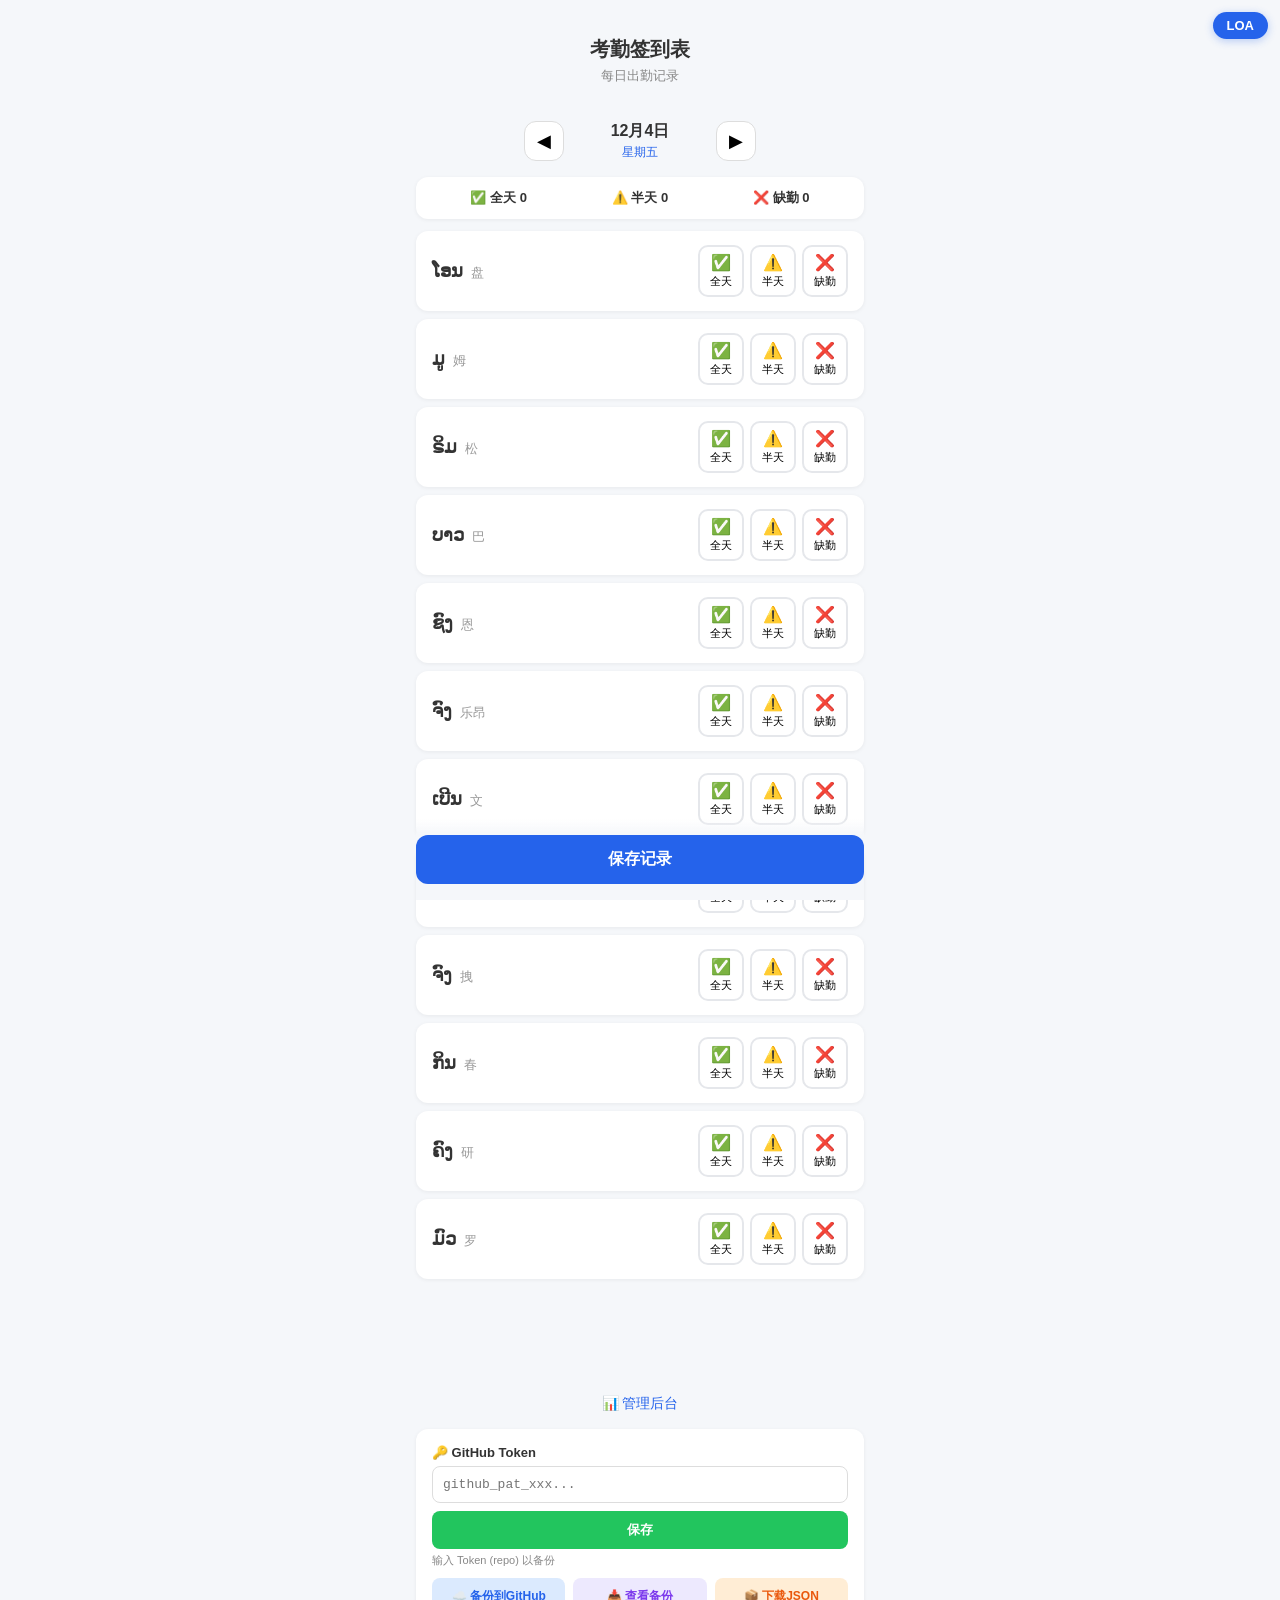
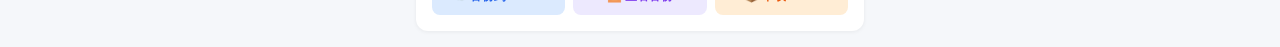
<file: v2.html>
<!DOCTYPE html>
<html lang="lo">
<head>
<meta charset="UTF-8">
<meta name="viewport" content="width=device-width, initial-scale=1.0">
<title>ຕາຕະລາງເຊັນເຂົ້າ</title>
<style>
*{box-sizing:border-box;margin:0;padding:0}
body{font-family:sans-serif;background:#f5f7fa;color:#333;max-width:480px;margin:0 auto;padding:16px}
.hdr{text-align:center;padding:20px 0}
.hdr h1{font-size:20px;margin-bottom:4px}
.hdr p{font-size:13px;color:#888}
.lang{position:fixed;top:12px;right:12px;background:#2563eb;color:white;border:none;border-radius:20px;padding:6px 14px;font-size:13px;font-weight:600;cursor:pointer;z-index:99;box-shadow:0 2px 8px rgba(37,99,235,.3)}
.dnav{display:flex;align-items:center;justify-content:center;gap:16px;margin:16px 0}
.dnav button{background:white;border:1px solid #ddd;border-radius:12px;width:40px;height:40px;font-size:18px;cursor:pointer}
.dnav .dtxt{text-align:center;min-width:120px}
.dnav .dtxt b{font-size:16px;display:block}
.dnav .dtxt small{color:#2563eb;font-size:12px}
.sbar{display:flex;justify-content:space-around;background:white;border-radius:12px;padding:12px;margin:12px 0;box-shadow:0 1px 4px rgba(0,0,0,.06)}
.sbar span{font-size:13px;font-weight:600}
.wlist{display:flex;flex-direction:column;gap:8px}
.wcard{background:white;border-radius:12px;padding:14px 16px;display:flex;align-items:center;justify-content:space-between;box-shadow:0 1px 4px rgba(0,0,0,.06)}
.wname{font-size:18px;font-weight:600}
.wname small{font-size:13px;color:#999;font-weight:400;margin-left:8px}
.sbtns{display:flex;gap:6px}
.sbtn{display:flex;flex-direction:column;align-items:center;gap:2px;padding:6px 10px;border:2px solid #e5e7eb;border-radius:10px;background:white;cursor:pointer;font-size:11px;font-family:sans-serif}
.sbtn .si{font-size:16px}
.sbtn.sel{background:#f0fdf4;border-color:#22c55e}
.sbtn.hsel{background:#fffbeb;border-color:#f59e0b}
.sbtn.asel{background:#fef2f2;border-color:#ef4444}
.svbar{padding:16px 0;position:sticky;bottom:0;background:linear-gradient(transparent,#f5f7fa 20%)}
.svbtn{width:100%;padding:14px;background:#2563eb;color:white;border:none;border-radius:12px;font-size:16px;font-weight:600;cursor:pointer;font-family:sans-serif}
.svbtn.done{background:#22c55e}
.alnk{text-align:center;padding:8px 0}
.alnk a{color:#2563eb;text-decoration:none;font-size:14px}
.stp{margin-top:8px;padding:16px;background:white;border-radius:12px;box-shadow:0 1px 4px rgba(0,0,0,.06)}
.stp label{font-size:13px;font-weight:600;display:block;margin-bottom:6px}
.stp input{width:100%;padding:10px;border:1px solid #ddd;border-radius:8px;font-size:13px;margin-bottom:8px;font-family:monospace}
.stp button{width:100%;padding:10px;background:#22c55e;color:white;border:none;border-radius:8px;font-size:13px;font-weight:600;cursor:pointer}
.stp .inf{font-size:11px;color:#888;margin-top:4px}
.sts{text-align:center;font-size:12px;color:#888;margin-top:8px;min-height:18px}
.bbtn{display:flex;gap:8px;margin-top:10px}
.bbtn button{flex:1;padding:10px;border:none;border-radius:8px;font-size:12px;font-weight:600;cursor:pointer;font-family:sans-serif}
.bbtn .gb{background:#dbeafe;color:#2563eb}
.bbtn .pb{background:#ede9fe;color:#7c3aed}
.bbtn .db{background:#ffedd5;color:#ea580c}
.blist{margin-top:10px;max-height:200px;overflow-y:auto}
.bitem{display:flex;align-items:center;justify-content:space-between;padding:8px 10px;background:#f9fafb;border-radius:8px;margin-bottom:4px;font-size:12px}
.bitem span{flex:1;overflow:hidden;text-overflow:ellipsis;white-space:nowrap}
.bitem button{padding:4px 10px;border:none;border-radius:6px;font-size:11px;font-weight:600;cursor:pointer;white-space:nowrap}
.bitem .rb{background:#dcfce7;color:#16a34a}
.spinner{display:inline-block;width:12px;height:12px;border:2px solid #ddd;border-top-color:#2563eb;border-radius:50%;animation:spin .6s linear infinite;vertical-align:middle;margin-right:6px}
@keyframes spin{to{transform:rotate(360deg)}}
</style>
</head>
<body>
<button class="lang" id="LB" onclick="toggleLang()">中文</button>
<div class="hdr"><h1 id="T"></h1><p id="S"></p></div>
<div class="dnav">
<button onclick="cd(-1)">◀</button>
<div class="dtxt"><b id="DD"></b><small id="DW"></small></div>
<button onclick="cd(1)">▶</button>
</div>
<div class="sbar">
<span>✅ <span id="sfl"></span> <b id="sf">0</b></span>
<span>⚠️ <span id="shl"></span> <b id="sh">0</b></span>
<span>❌ <span id="sal"></span> <b id="sa">0</b></span>
</div>
<div class="wlist" id="WL"></div>
<div class="svbar"><button class="svbtn" id="SBB" onclick="sv()"></button></div>
<div class="sts" id="ST"></div>
<div class="alnk"><a href="admin-v2.html" id="ALNK"></a></div>
<div class="stp">
<label id="TLBL"></label>
<input id="TI" type="password" placeholder="github_pat_xxx...">
<button id="TBTN" onclick="svt()"></button>
<p class="inf" id="TINF"></p>
<div class="bbtn">
<button class="gb" id="BBKP" onclick="backupGitHub()"></button>
<button class="pb" id="BLIST" onclick="listBackups()"></button>
<button class="db" id="BLOCAL" onclick="dlLocal()"></button>
</div>
<div class="blist" id="BLISTBOX" style="display:none"></div>
</div>
<script>
var REPO='guocheng1378/attendance-tracker',API='https://api.github.com/repos/'+REPO,RAW='https://raw.githubusercontent.com/'+REPO+'/main/';
var E=[{id:1,n:'ໂອນ',z:'盘'},{id:2,n:'ມູ',z:'姆'},{id:3,n:'ຣິມ',z:'松'},{id:4,n:'ບາວ',z:'巴'},{id:5,n:'ຊົງ',z:'恩'},{id:6,n:'ຈົງ',z:'乐昂'},{id:7,n:'ເບີນ',z:'文'},{id:8,n:'ຕົງ',z:'米'},{id:9,n:'ຈົງ',z:'拽'},{id:10,n:'ກິນ',z:'春'},{id:11,n:'ຄົງ',z:'研'},{id:12,n:'ມົວ',z:'罗'}];
var D=new Date(),SS={},dk,lang='lo',ghToken='',allData=[];
var TXT={
lo:{title:'ຕາຕະລາງເຊັນເຂົ້າ',sub:'ບັນທຶກການເຂົ້າວຽກປະຈຳວັນ',full:'ທັງມື້',half:'ປາກສາ',abs:'ບໍ່ມາ',unrecorded:'ບໍ່ໄດ້ລົງທະບຽນ',save:'ບັນທຶກ',saved:'✅ ຖືກບັນທຶກແລ້ວ!',empty:'ກະລຸນາເລືອກສະຖານະກ່ອນ',admin:'📊 ຫນ້າຈໍຄຸ້ມຄອງ',langBtn:'中文',
tokLbl:'🔑 GitHub Token',tokBtn:'ບັນທຶກ',tokInf:'ຕື່ມ Token (repo) ເພື່ອສຳຮອງ',
syncing:'<span class="spinner"></span>...',ok:'✅ ສຳເລັດ',err:'❌ ມີຂໍ້ຜິດພາດ',
noData:'ບໍ່ມີຂໍ້ມູນ',needToken:'ກະລຸນາໃສ່ Token ກ່ອນ',
btnBkp:'☁️ ສຳຮອງ',btnList:'📥 ເບິ່ງສຳຮອງ',btnLocal:'📦 ດາວໂຫຼດ',
restore:'ກູ້ຄືນ',noBk:'ບໍ່ມີສຳຮອງ',confirmR:'ກູ້ຄືນສຳຮອງນີ້?'},
zh:{title:'考勤签到表',sub:'每日出勤记录',full:'全天',half:'半天',abs:'缺勤',unrecorded:'未登记',save:'保存记录',saved:'✅ 已保存!',empty:'请先选择考勤状态',admin:'📊 管理后台',langBtn:'LOA',
tokLbl:'🔑 GitHub Token',tokBtn:'保存',tokInf:'输入 Token (repo) 以备份',
syncing:'<span class="spinner"></span>...',ok:'✅ 完成',err:'❌ 出错',
noData:'暂无数据',needToken:'请先输入Token',
btnBkp:'☁️ 备份到GitHub',btnList:'📥 查看备份',btnLocal:'📦 下载JSON',
restore:'恢复',noBk:'暂无备份',confirmR:'恢复这个备份？'}
};
function toggleLang(){lang=(lang==='lo')?'zh':'lo';localStorage.setItem('att_lang',lang);ui();rl();ls();}
function ui(){var t=TXT[lang];document.getElementById('LB').textContent=t.langBtn;
document.title=t.title;
var h1=document.getElementById('T');if(h1)h1.textContent=t.title;
var ps=document.getElementById('S');if(ps)ps.textContent=t.sub;
document.getElementById('sfl').textContent=t.full;document.getElementById('shl').textContent=t.half;document.getElementById('sal').textContent=t.abs;
document.getElementById('SBB').textContent=t.save;document.getElementById('ALNK').textContent=t.admin;
document.getElementById('TLBL').textContent=t.tokLbl;document.getElementById('TBTN').textContent=t.tokBtn;
document.getElementById('TINF').textContent=t.tokInf;
document.getElementById('BBKP').textContent=t.btnBkp;document.getElementById('BLIST').textContent=t.btnList;
document.getElementById('BLOCAL').textContent=t.btnLocal;
if(ghToken)document.getElementById('TI').value=ghToken;}
function fd(){return D.getFullYear()+'-'+String(D.getMonth()+1).padStart(2,'0')+'-'+String(D.getDate()).padStart(2,'0');}
function rd(){var wd=lang==='lo'?'lo-LA':'zh-CN';document.getElementById('DD').textContent=D.toLocaleDateString(wd,{month:'long',day:'numeric'});document.getElementById('DW').textContent=D.toLocaleDateString(wd,{weekday:'long'});}
function cd(d){D.setDate(D.getDate()+d);rd();ls();us();}
function rl(){var c=document.getElementById('WL');c.innerHTML='';var t=TXT[lang];E.forEach(function(e){var h='<div class="wcard"><div class="wname">'+e.n+'<small>'+e.z+'</small></div><div class="sbtns">';
h+='<button class="sbtn" onclick="ss('+e.id+',\'f\',this,\'sel\')"><span class="si">✅</span><span>'+t.full+'</span></button>';
h+='<button class="sbtn" onclick="ss('+e.id+',\'h\',this,\'hsel\')"><span class="si">⚠️</span><span>'+t.half+'</span></button>';
h+='<button class="sbtn" onclick="ss('+e.id+',\'a\',this,\'asel\')"><span class="si">❌</span><span>'+t.abs+'</span></button>';
h+='</div></div>';c.innerHTML+=h;});}
function ss(id,st,b,cls){SS[id]=st;b.closest('.sbtns').querySelectorAll('.sbtn').forEach(function(x){x.className='sbtn';});b.className='sbtn '+cls;us();}
function us(){var f=0,h=0,a=0;Object.values(SS).forEach(function(s){if(s==='f')f++;else if(s==='h')h++;else a++;});document.getElementById('sf').textContent=f;document.getElementById('sh').textContent=h;document.getElementById('sa').textContent=a;}
function ls(){dk=fd();var src=allData.length>0?allData:[];
if(src.length===0){try{src=JSON.parse(localStorage.getItem('att2'));}catch(e){}if(!src)src=[];}
SS={};src.forEach(function(x){if(x.d===dk&&x.w&&x.s)SS[x.w]=x.s;});
document.querySelectorAll('.wcard').forEach(function(c,i){var eid=E[i].id;var st=SS[eid];c.querySelectorAll('.sbtn').forEach(function(b){b.className='sbtn';});if(st){var map={f:0,h:1,a:2};var btn=c.querySelectorAll('.sbtn')[map[st]];if(btn){var cls={f:'sel',h:'hsel',a:'asel'};btn.className='sbtn '+cls[st];}}});us();}
// 未选择的人默认记为缺勤(a)。
function sv(){dk=fd();var k=Object.keys(SS);if(k.length===0){alert(TXT[lang].empty);return;}
var rec=[];try{rec=JSON.parse(localStorage.getItem('att2'));}catch(e){}if(!rec)rec=[];
rec=rec.filter(function(x){return x.d!==dk;});
E.forEach(function(e){rec.push({d:dk,w:e.id,n:e.n,z:e.z,s:SS[e.id]||'a',t:new Date().toISOString()});});
localStorage.setItem('att2',JSON.stringify(rec));
var b=document.getElementById('ST');
b.innerHTML=TXT[lang].saved;
var sbtn=document.getElementById('SBB');sbtn.textContent=TXT[lang].saved;sbtn.className='svbtn done';
setTimeout(function(){sbtn.textContent=TXT[lang].save;sbtn.className='svbtn';b.innerHTML='';},2000);
if(ghToken)syncData();}
function svt(){ghToken=document.getElementById('TI').value.trim();if(!ghToken){ghToken='';}localStorage.setItem('att_gh_token',ghToken);ui();}
function getRec(){var r=[];try{r=JSON.parse(localStorage.getItem('att2'));}catch(e){}if(!r)r=[];return r;}
// Fix #2/#4: Bearer 鉴权(兼容 classic 与 fine-grained)、备份先查 sha、文件名到秒、错误按状态码提示。
function authHead(){return {'Authorization':'Bearer '+ghToken,'Content-Type':'application/json'};}
function apiErr(s){var t=TXT[lang];if(s===401)return t.err+' (401: Token 无效或权限不足)';if(s===403)return t.err+' (403: 无权限或已限流)';if(s===404)return t.err+' (404: 文件或目录不存在)';if(s===422)return t.err+' (422: 覆盖未提供 sha)';return t.err+' ('+s+')';}
function bkName(){var d=new Date();
return 'attendance-'+d.getFullYear()+'-'+String(d.getMonth()+1).padStart(2,'0')+'-'+String(d.getDate()).padStart(2,'0')+'_'+String(d.getHours()).padStart(2,'0')+String(d.getMinutes()).padStart(2,'0')+String(d.getSeconds()).padStart(2,'0')+'.json';}
function putContent(fn,contentJson){
var body={message:'backup '+fn,content:btoa(unescape(encodeURIComponent(contentJson)))};
return fetch(API+'/contents/backup/'+fn,{headers:{'Authorization':'Bearer '+ghToken}})
.then(function(r){if(r.ok)return r.json();if(r.status===404)return null;throw r.status;})
.then(function(ex){if(ex&&ex.sha)body.sha=ex.sha;
return fetch(API+'/contents/backup/'+fn,{method:'PUT',headers:authHead(),body:JSON.stringify(body)});})
.then(function(r){if(!r.ok)throw r.status;return r.json();});}
function syncData(){if(!ghToken)return;var st=document.getElementById('ST');st.innerHTML=TXT[lang].syncing;
var rec=getRec();if(rec.length===0){st.innerHTML='';return;}
putContent(bkName(),JSON.stringify(rec,null,2))
.then(function(){st.innerHTML='✅ '+TXT[lang].ok;setTimeout(function(){st.innerHTML='';},3000);})
.catch(function(e){st.innerHTML=apiErr(e);});}
function backupGitHub(){if(!ghToken){alert(TXT[lang].needToken);return;}var st=document.getElementById('ST');st.innerHTML=TXT[lang].syncing;
var rec=getRec();if(rec.length===0){st.innerHTML='';alert(TXT[lang].noData);return;}
putContent(bkName(),JSON.stringify(rec,null,2))
.then(function(){st.innerHTML='✅ '+TXT[lang].ok;setTimeout(function(){st.innerHTML='';},3000);})
.catch(function(e){st.innerHTML=apiErr(e);});}
function listBackups(){if(!ghToken){alert(TXT[lang].needToken);return;}var st=document.getElementById('ST'),box=document.getElementById('BLISTBOX');
st.innerHTML=TXT[lang].syncing;box.innerHTML='';box.style.display='none';
fetch(API+'/contents/backup',{headers:{'Authorization':'Bearer '+ghToken}})
.then(function(r){if(!r.ok)throw r.status;return r.json();}).then(function(files){
var jsons=files.filter(function(f){return f.name.endsWith('.json');}).sort().reverse();
if(jsons.length===0){box.innerHTML='<div style="padding:8px;text-align:center;color:#888;font-size:12px">'+TXT[lang].noBk+'</div>';box.style.display='block';st.innerHTML='';return;}
var html='';jsons.forEach(function(f){var d=f.name.replace('attendance-','').replace('.json','');
html+='<div class="bitem"><span>📅 '+d+'</span><button class="rb" onclick="restoreBackup(\''+f.name+'\',\''+f.sha+'\')">'+TXT[lang].restore+'</button></div>';});
box.innerHTML=html;box.style.display='block';st.innerHTML='';})
.catch(function(e){st.innerHTML=apiErr(e);});}
function restoreBackup(name,sha){if(!confirm(TXT[lang].confirmR))return;
var st=document.getElementById('ST');st.innerHTML=TXT[lang].syncing;
fetch(RAW+'backup/'+name+'?t='+Date.now())
.then(function(r){if(!r.ok)throw r.status;return r.json();}).then(function(data){
localStorage.setItem('att2',JSON.stringify(data));allData=data;ls();
st.innerHTML='✅ '+data.length+' '+TXT[lang].ok;
setTimeout(function(){st.innerHTML='';},3000);})
.catch(function(e){st.innerHTML=apiErr(e);});}
function dlLocal(){var r=getRec();if(r.length===0){alert(TXT[lang].noData);return;}
var b=new Blob([JSON.stringify(r,null,2)],{type:'application/json'});
var a=document.createElement('a');a.href=URL.createObjectURL(b);a.download='attendance_'+fd()+'.json';a.click();}
lang=localStorage.getItem('att_lang')||'lo';
ghToken=localStorage.getItem('att_gh_token')||'';
rd();ui();rl();ls();
</script>
</body>
</html>
</file>
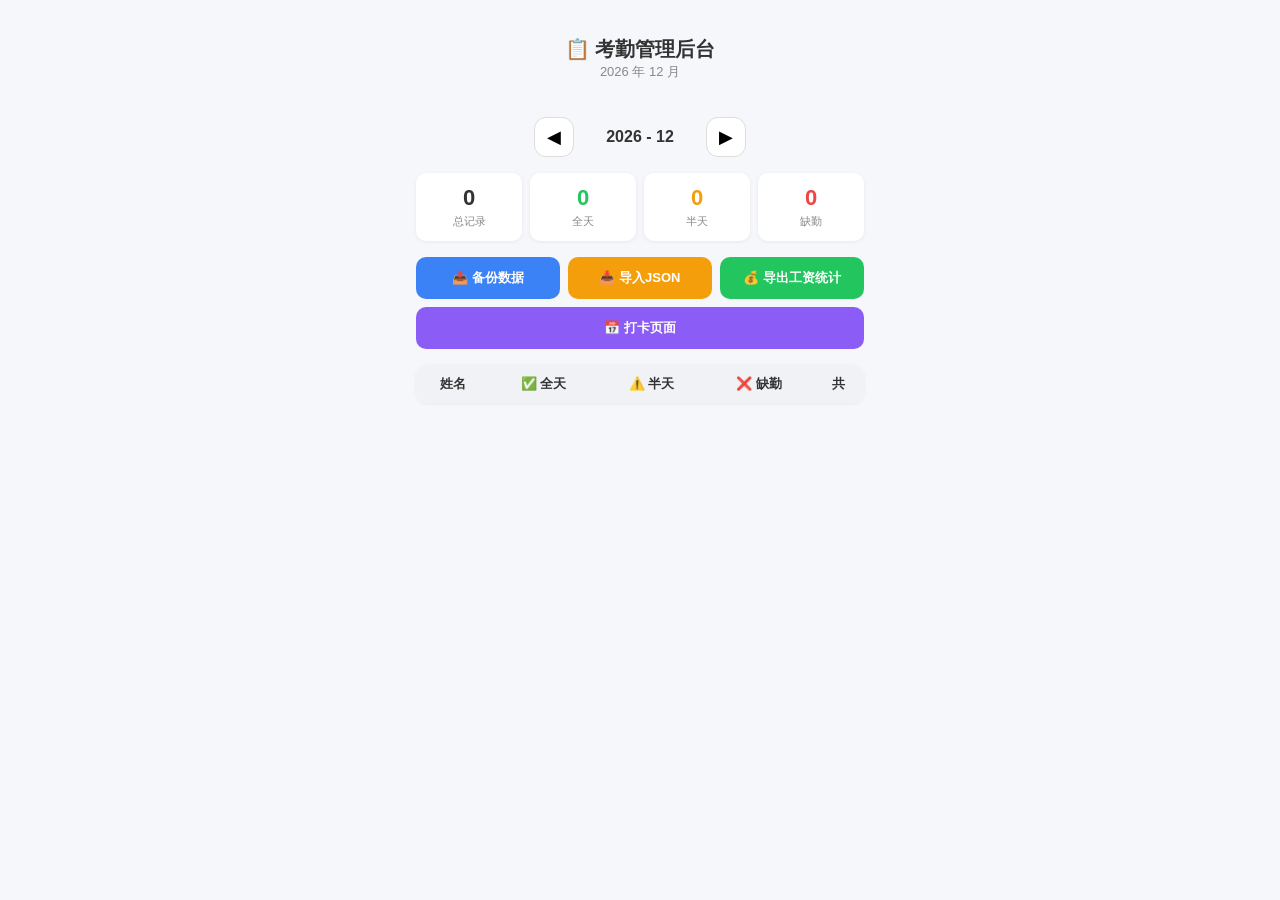
<file: v2admin.html>
<!DOCTYPE html>
<html lang="lo">
<head>
<meta charset="UTF-8">
<meta name="viewport" content="width=device-width, initial-scale=1.0">
<title>管理后台</title>
<style>
*{box-sizing:border-box;margin:0;padding:0}
body{font-family:sans-serif;background:#f5f7fa;color:#333;max-width:480px;margin:0 auto;padding:16px}
.hdr{text-align:center;padding:20px 0}
.hdr h1{font-size:20px}
.hdr p{font-size:13px;color:#888}
.mnav{display:flex;align-items:center;justify-content:center;gap:16px;margin:16px 0}
.mnav button{background:white;border:1px solid #ddd;border-radius:12px;width:40px;height:40px;font-size:18px;cursor:pointer}
.mnav b{font-size:16px;min-width:100px;text-align:center}
.mstats{display:grid;grid-template-columns:repeat(4,1fr);gap:8px;margin-bottom:16px}
.ms{background:white;border-radius:10px;padding:12px 8px;text-align:center;box-shadow:0 1px 4px rgba(0,0,0,.06)}
.ms b{display:block;font-size:22px}
.ms small{font-size:11px;color:#888}
.ms.f b{color:#22c55e}
.ms.h b{color:#f59e0b}
.ms.a b{color:#ef4444}
table{width:100%;border-collapse:collapse;background:white;border-radius:12px;overflow:hidden;box-shadow:0 1px 4px rgba(0,0,0,.06)}
th,td{padding:10px 8px;text-align:center;font-size:13px}
th{background:#f0f2f5;font-weight:600}
.nm{text-align:left;font-weight:600}
.nm small{color:#888;font-weight:400}
tr:not(:last-child) td{border-bottom:1px solid #f0f2f5}
.abtn{display:flex;gap:8px;margin:16px 0;flex-wrap:wrap;justify-content:center}
.abtn button{flex:1;min-width:120px;padding:12px;border:none;border-radius:10px;font-size:13px;font-weight:600;cursor:pointer}
.abtn .g{background:#22c55e;color:white}
.abtn .b{background:#3b82f6;color:white}
.abtn .o{background:#f59e0b;color:white}
.abtn .r{background:#ef4444;color:white}
.abtn .p{background:#8b5cf6;color:white}
</style>
</head>
<body>
<div class="hdr"><h1>📋 考勤管理后台</h1><p id="MT"></p></div>
<div class="mnav"><button onclick="pm()">◀</button><b id="YM"></b><button onclick="nm()">▶</button></div>
<div class="mstats" id="ST"></div>
<div class="abtn">
<button class="b" onclick="ec()">📤 备份数据</button>
<button class="o" onclick="im()">📥 导入JSON</button>
<button class="g" onclick="ew()">💰 导出工资统计</button>
<button class="p" onclick="window.location.href='v2.html'">📅 打卡页面</button>
</div>
<table><thead><tr id="TH"></tr></thead><tbody id="TB"></tbody></table>
<script>
var AR=JSON.parse(localStorage.getItem('att2')||'[]');var y,m;function now(){var d=new Date();y=d.getFullYear();m=d.getMonth();}
function E(){return JSON.parse(localStorage.getItem('emp')||'[]');}
now();
function rg(d){var p=d.split('-');return+p[0]===y&&+p[1]-1===m;}
function pm(){m--;if(m<0){m=11;y--;}ri();}
function nm(){m++;if(m>11){m=0;y++;}ri();}
function ri(){var MR=['1','2','3','4','5','6','7','8','9','10','11','12'];document.getElementById('YM').textContent=y+' - '+MR[m];document.getElementById('MT').textContent=y+' 年 '+MR[m] + ' 月';var D=AR.filter(function(r){return rg(r.d);});var ws={};E().forEach(function(e){ws[e.id]={id:e.id,n:e.n,z:e.z,f:0,h:0,a:0};});var tf=0,th=0,ta=0;D.forEach(function(r){if(r.w&&ws[r.w]){ws[r.w][r.s]++;if(r.s==='f')tf++;if(r.s==='h')th++;if(r.s==='a')ta++;}});
document.getElementById('ST').innerHTML='<div class="ms"><b>'+D.length+'</b><small>总记录</small></div><div class="ms f"><b>'+tf+'</b><small>全天</small></div><div class="ms h"><b>'+th+'</b><small>半天</small></div><div class="ms a"><b>'+ta+'</b><small>缺勤</small></div>';
document.getElementById('TH').innerHTML='<th>姓名</th><th>✅ 全天</th><th>⚠️ 半天</th><th>❌ 缺勤</th><th>共</th>';
var tb='';Object.values(ws).forEach(function(w){var t=w.f*1+w.h*0.5;tb+='<tr><td class="nm">'+w.n+'<br><small>'+w.z+'</small></td><td>'+w.f+'</td><td>'+w.h+'</td><td>'+w.a+'</td><td>'+t+'</td></tr>';});document.getElementById('TB').innerHTML=tb;}
function ec(){var csv='\uFEFF日期,姓名,中文名,状态\n';var sm={f:'全天',h:'半天',a:'缺勤'};AR.forEach(function(r){csv+=r.d+','+r.n+','+r.z+','+sm[r.s]+'\n';});var b=new Blob([csv],{type:'text/csv;charset=utf-8'});var a=document.createElement('a');a.href=URL.createObjectURL(b);a.download='attendance_'+y+'_'+String(m+1).padStart(2,'0')+'.csv';a.click();}
function ew(){var ws={};E().forEach(function(e){ws[e.id]={id:e.id,n:e.n,z:e.z,f:0,h:0,a:0};});AR.forEach(function(r){if(r.w&&ws[r.w])ws[r.w][r.s]++;});var summary={month:y+'-'+String(m+1).padStart(2,'0'),generated:new Date().toISOString(),employees:Object.values(ws).map(function(w){return{id:w.id,n:w.n,z:w.z,f:w.f,a:w.a,h:w.h,days:w.f+w.h*0.5};})};var json=JSON.stringify(summary,null,2);var blob=new Blob([json],{type:'application/json'});var a=document.createElement('a');a.href=URL.createObjectURL(blob);a.download='wage_'+y+'_'+String(m+1).padStart(2,'0')+'.json';a.click();}
function im(){var i=document.createElement('input');i.type='file';i.accept='.json';i.onchange=function(e){var f=e.target.files[0];if(!f)return;var r=new FileReader();r.onload=function(ev){try{var d=JSON.parse(ev.target.result);if(Array.isArray(d)){AR=AR.concat(d);localStorage.setItem('att2',JSON.stringify(AR));alert('✅ 已导入 '+d.length+' 条记录');ri();}else{alert('❌ JSON格式错误');}}catch(ex){alert('❌ 解析失败');}};r.readAsText(f);};i.click();}
ri();
</script>
</body>
</html>
</file>
<file: style.css>
*, *::before, *::after { box-sizing: border-box; margin: 0; padding: 0; }
body { font-family: 'Noto Sans Lao', 'PingFang SC', 'Microsoft YaHei', sans-serif; background: #f5f7fa; color: #333; transition: background 0.3s, color 0.3s; }
@keyframes fadeIn { from { opacity: 0; transform: translateY(8px); } to { opacity: 1; transform: translateY(0); } }
.app { max-width: 480px; margin: 0 auto; padding: 0 16px 100px; animation: fadeIn 0.4s ease; }
.lang-bar { display: flex; justify-content: flex-end; gap: 8px; padding: 12px 0; }
.lang-btn { background: none; border: 1.5px solid #d0d5dd; border-radius: 20px; padding: 4px 14px; font-size: 13px; color: #666; cursor: pointer; transition: all 0.2s ease; }
.lang-btn:hover { background: #f0f0f0; border-color: #bbb; transform: translateY(-1px); }
.lang-btn.active { background: linear-gradient(135deg, #667eea 0%, #764ba2 100%); color: white; border-color: transparent; box-shadow: 0 2px 8px rgba(102,126,234,0.3); }
.token-btn { background: none; border: 1.5px solid #d0d5dd; border-radius: 20px; padding: 4px 10px; font-size: 16px; cursor: pointer; margin-left: 4px; transition: all 0.2s ease; }
.token-btn:hover { background: #f0f0f0; transform: scale(1.05); }
.header { text-align: center; padding: 20px 0 12px; }
.header h1 { font-size: 22px; font-weight: 700; margin-bottom: 4px; background: linear-gradient(135deg, #667eea, #764ba2); -webkit-background-clip: text; -webkit-text-fill-color: transparent; background-clip: text; }
.header p { font-size: 13px; color: #888; margin-bottom: 16px; }
.date-nav { display: flex; align-items: center; justify-content: center; gap: 16px; }
.nav-btn { background: white; border: 1px solid #e0e0e0; border-radius: 12px; width: 40px; height: 40px; font-size: 18px; cursor: pointer; display: flex; align-items: center; justify-content: center; box-shadow: 0 1px 3px rgba(0,0,0,0.06); transition: all 0.2s ease; }
.nav-btn:hover { box-shadow: 0 2px 8px rgba(0,0,0,0.1); transform: translateY(-1px); }
.nav-btn:active { transform: scale(0.95); }
.date-info { text-align: center; min-width: 140px; }
.date-display { font-size: 16px; font-weight: 600; }
.day-display { font-size: 12px; color: #667eea; margin-top: 2px; }
.summary-bar { display: flex; justify-content: space-around; background: white; border-radius: 12px; padding: 12px; margin: 12px 0; box-shadow: 0 1px 4px rgba(0,0,0,0.06); transition: all 0.2s ease; }
.summary-bar:hover { box-shadow: 0 4px 12px rgba(0,0,0,0.08); }
.s-item { display: flex; align-items: center; gap: 4px; font-size: 13px; font-weight: 600; }
.s-dot { width: 8px; height: 8px; border-radius: 50%; transition: transform 0.2s ease; }
.s-item:hover .s-dot { transform: scale(1.3); }
.s-dot.full { background: #22c55e; }
.s-dot.half { background: #f59e0b; }
.s-dot.absent { background: #ef4444; }
.worker-list { display: flex; flex-direction: column; gap: 8px; }
.worker-card { background: white; border-radius: 12px; padding: 14px 16px; display: flex; align-items: center; justify-content: space-between; box-shadow: 0 1px 4px rgba(0,0,0,0.06); transition: all 0.25s ease; }
.worker-card:hover { box-shadow: 0 4px 16px rgba(0,0,0,0.1); transform: translateY(-2px); }
.worker-name { font-size: 18px; font-weight: 600; }
.worker-zh { font-size: 13px; color: #999; margin-left: 8px; font-weight: 400; }
.status-btns { display: flex; gap: 6px; }
.status-btn { display: flex; flex-direction: column; align-items: center; gap: 2px; padding: 6px 10px; border: 2px solid #e5e7eb; border-radius: 10px; background: white; cursor: pointer; font-size: 11px; transition: all 0.2s ease; }
.status-btn:hover { transform: translateY(-1px); box-shadow: 0 2px 6px rgba(0,0,0,0.08); }
.status-btn:active { transform: scale(0.95); }
.status-btn .s-icon { font-size: 16px; }
.status-btn.full.selected { border-color: #22c55e; background: #f0fdf4; box-shadow: 0 0 0 3px rgba(34,197,94,0.15); }
.status-btn.half.selected { border-color: #f59e0b; background: #fffbeb; box-shadow: 0 0 0 3px rgba(245,158,11,0.15); }
.status-btn.absent.selected { border-color: #ef4444; background: #fef2f2; box-shadow: 0 0 0 3px rgba(239,68,68,0.15); }
.save-bar { padding: 16px 0; position: sticky; bottom: 0; background: linear-gradient(transparent, #f5f7fa 20%); }
.save-btn { width: 100%; padding: 14px; background: linear-gradient(135deg, #667eea 0%, #764ba2 100%); color: white; border: none; border-radius: 12px; font-size: 16px; font-weight: 600; cursor: pointer; font-family: inherit; transition: all 0.2s ease; box-shadow: 0 4px 12px rgba(102,126,234,0.3); }
.save-btn:hover { transform: translateY(-1px); box-shadow: 0 6px 20px rgba(102,126,234,0.4); }
.save-btn:active { transform: scale(0.98); }
.save-btn.saved { background: linear-gradient(135deg, #22c55e 0%, #16a34a 100%); box-shadow: 0 4px 12px rgba(34,197,94,0.3); }
.admin-link { text-align: center; padding: 8px 0; }
.admin-link a { color: #667eea; text-decoration: none; font-size: 14px; font-weight: 500; transition: color 0.2s; }
.admin-link a:hover { color: #764ba2; }
/* admin.html */
.admin-header { text-align: center; padding: 20px 0 12px; }
.admin-header h1 { font-size: 22px; font-weight: 700; margin-bottom: 4px; background: linear-gradient(135deg, #667eea, #764ba2); -webkit-background-clip: text; -webkit-text-fill-color: transparent; background-clip: text; }
.admin-header p { font-size: 13px; color: #888; }
.month-nav { display: flex; align-items: center; justify-content: center; gap: 16px; margin: 16px 0; }
.month-label { font-size: 18px; font-weight: 600; min-width: 120px; text-align: center; }
.month-stats { display: grid; grid-template-columns: repeat(4, 1fr); gap: 8px; margin-bottom: 16px; }
.mstat { background: white; border-radius: 10px; padding: 12px 8px; text-align: center; box-shadow: 0 1px 4px rgba(0,0,0,0.06); transition: all 0.2s ease; }
.mstat:hover { transform: translateY(-2px); box-shadow: 0 4px 12px rgba(0,0,0,0.1); }
.mstat-num { display: block; font-size: 22px; font-weight: 700; }
.mstat-label { font-size: 11px; color: #888; }
.mstat.full .mstat-num { color: #22c55e; }
.mstat.half .mstat-num { color: #f59e0b; }
.mstat.absent .mstat-num { color: #ef4444; }
.admin-table { width: 100%; border-collapse: collapse; background: white; border-radius: 12px; overflow: hidden; box-shadow: 0 1px 4px rgba(0,0,0,0.06); }
.admin-table th, .admin-table td { padding: 10px 8px; text-align: center; font-size: 13px; border-bottom: 1px solid #f0f0f0; }
.admin-table th { background: linear-gradient(135deg, #667eea 0%, #764ba2 100%); font-weight: 600; color: white; }
.admin-table .name-cell { text-align: left; font-weight: 600; }
.admin-table .name-cell small { font-weight: 400; color: #999; }
.admin-table tr { transition: background 0.15s; }
.admin-table tr:hover { background: #f8f9ff; }
.export-btn { width: 100%; padding: 12px; background: linear-gradient(135deg, #667eea 0%, #764ba2 100%); color: white; border: none; border-radius: 12px; font-size: 15px; font-weight: 600; cursor: pointer; margin: 16px 0; font-family: inherit; transition: all 0.2s ease; box-shadow: 0 4px 12px rgba(102,126,234,0.3); }
.export-btn:hover { transform: translateY(-1px); box-shadow: 0 6px 20px rgba(102,126,234,0.4); }
.export-btn:active { transform: scale(0.98); }
.back-link { text-align: center; padding: 8px 0; }
.back-link a { color: #667eea; text-decoration: none; font-size: 14px; transition: color 0.2s; }
.back-link a:hover { color: #764ba2; }
.no-data { text-align: center; color: #aaa; padding: 40px; font-size: 14px; }

/* Dark Mode */
@media (prefers-color-scheme: dark) {
  body { background: #0f172a; color: #e2e8f0; }
  .app { animation: fadeIn 0.4s ease; }
  .lang-btn { border-color: #334155; color: #94a3b8; }
  .lang-btn:hover { background: #1e293b; border-color: #475569; }
  .nav-btn { background: #1e293b; border-color: #334155; color: #e2e8f0; }
  .nav-btn:hover { background: #334155; }
  .summary-bar { background: #1e293b; box-shadow: 0 1px 4px rgba(0,0,0,0.3); }
  .worker-card { background: #1e293b; box-shadow: 0 1px 4px rgba(0,0,0,0.3); }
  .worker-card:hover { box-shadow: 0 4px 16px rgba(0,0,0,0.4); }
  .worker-zh { color: #64748b; }
  .status-btn { background: #1e293b; border-color: #334155; color: #e2e8f0; }
  .status-btn:hover { background: #334155; }
  .save-bar { background: linear-gradient(transparent, #0f172a 20%); }
  .mstat { background: #1e293b; }
  .admin-table { background: #1e293b; }
  .admin-table td { border-bottom-color: #1e293b; color: #e2e8f0; }
  .admin-table tr:hover { background: #1e293b; }
}
</file>
